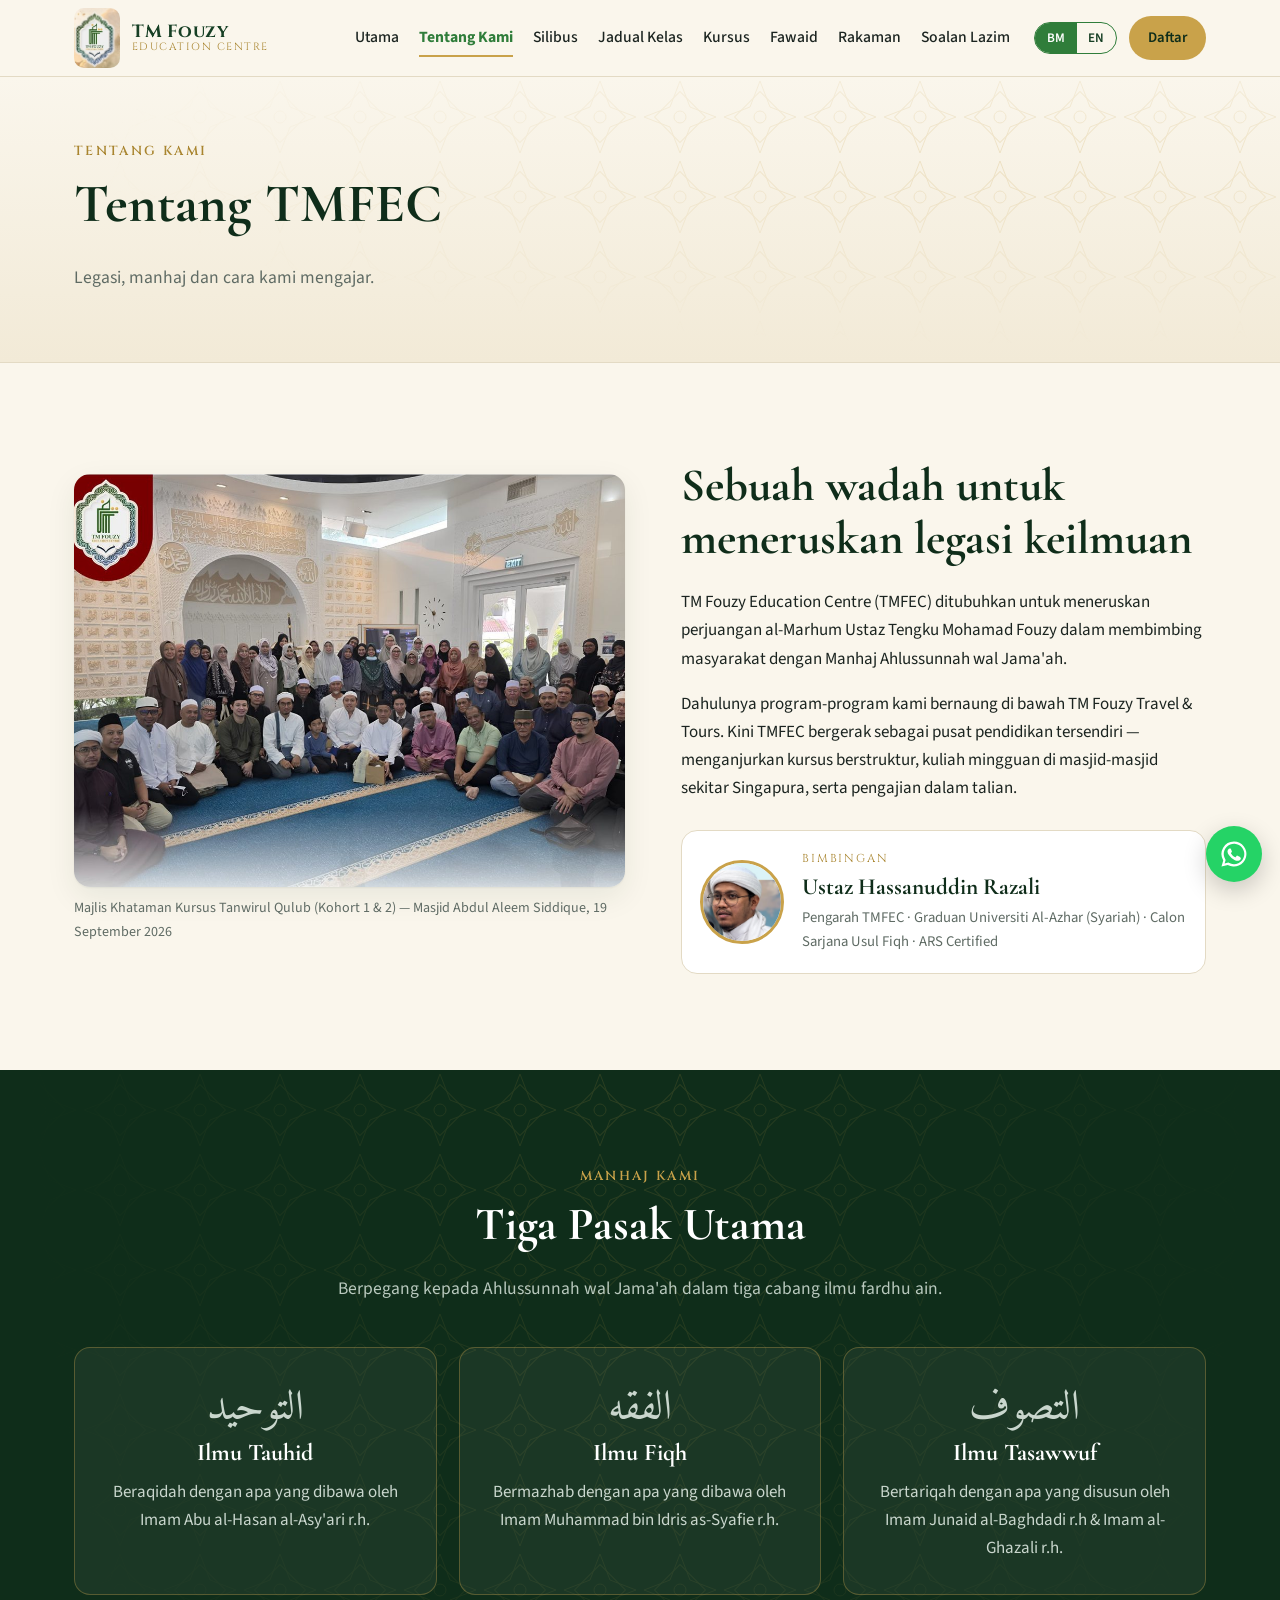
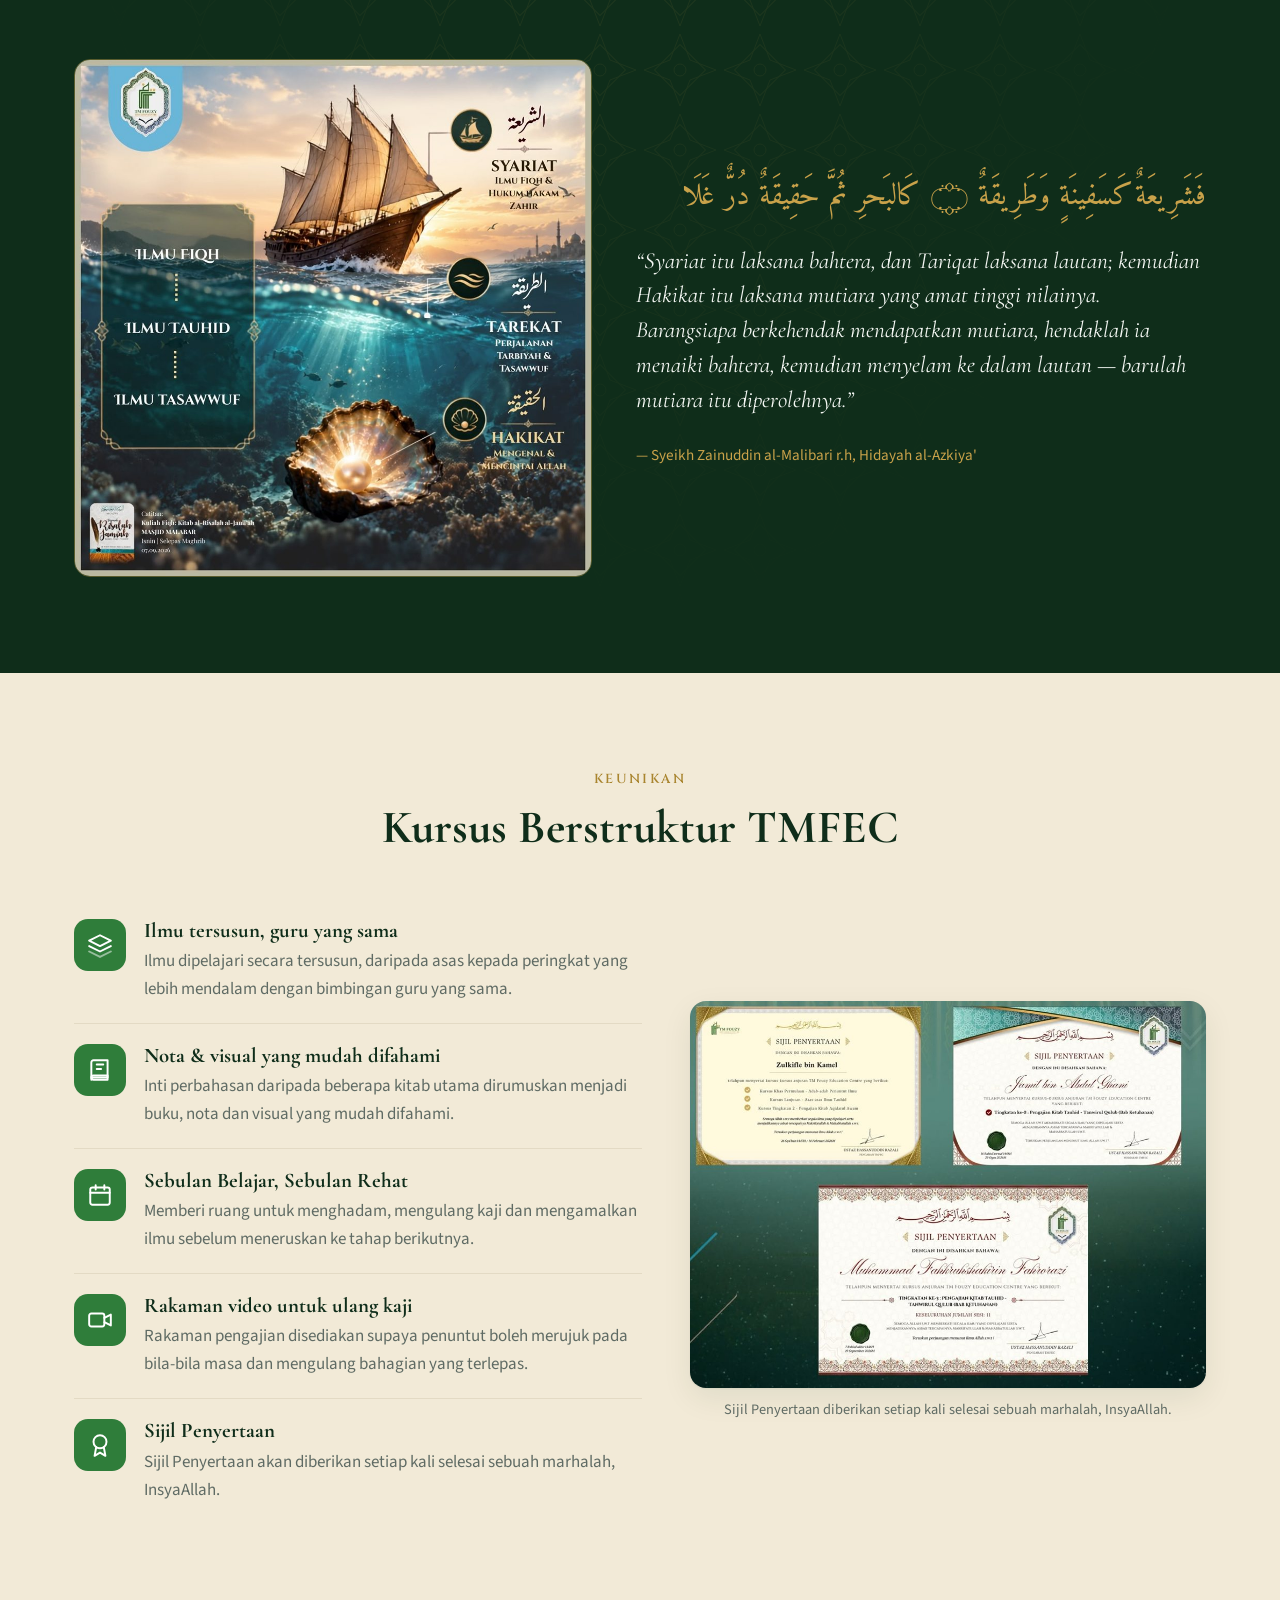
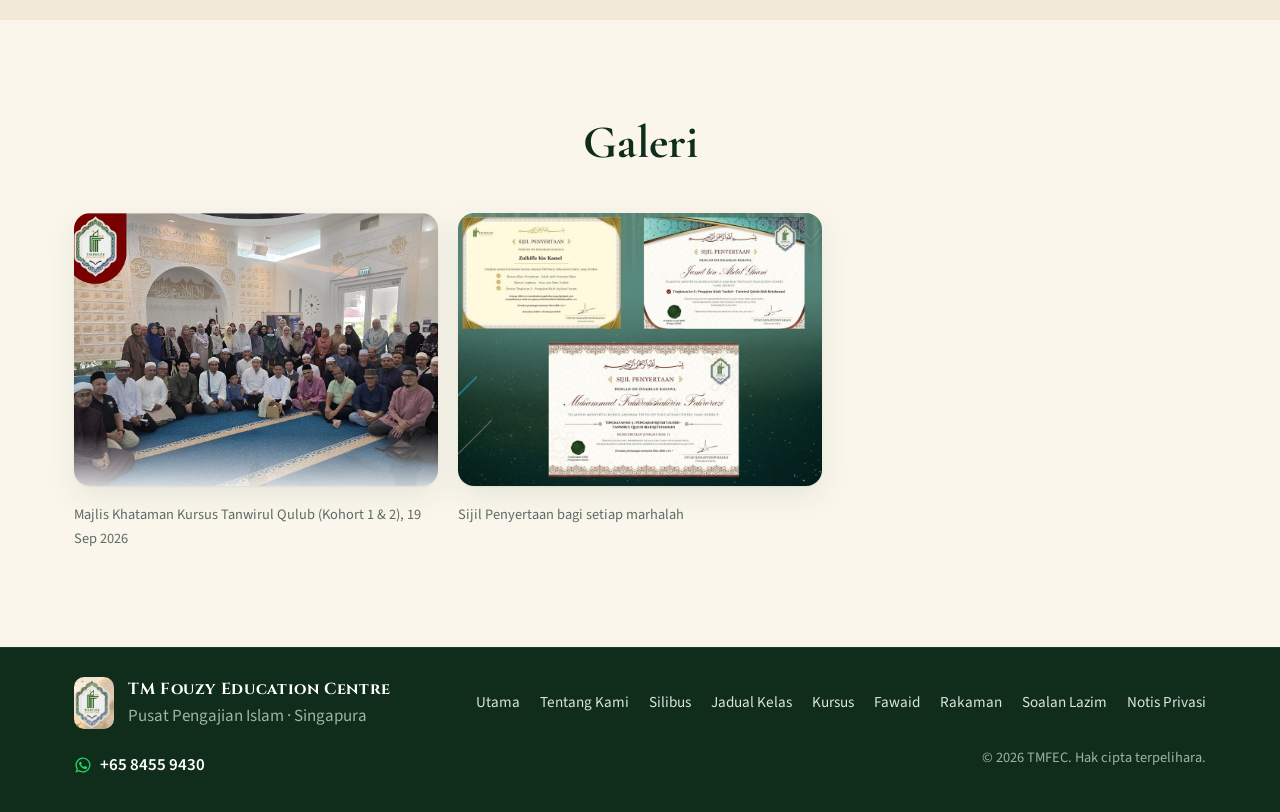
<file: about.html>
<!doctype html>
<html lang="ms">
<head>
<meta charset="utf-8">
<meta name="viewport" content="width=device-width, initial-scale=1">
<title>Tentang Kami | TM Fouzy Education Centre</title>
<meta name="description" content="Legasi al-Marhum Ustaz Tengku Mohamad Fouzy, manhaj Ahlussunnah wal Jama'ah dan keunikan kursus berstruktur TMFEC.">
<meta property="og:type" content="website">
<meta property="og:site_name" content="TM Fouzy Education Centre">
<meta property="og:title" content="TM Fouzy Education Centre (TMFEC)">
<meta property="og:description" content="Pusat pengajian Islam di Singapura: kelas dan kursus berstruktur dalam Ilmu Tauhid, Fiqh dan Tasawwuf.">
<meta property="og:image" content="https://tmfec.github.io/assets/og.jpg">
<meta property="og:image:width" content="1200">
<meta property="og:image:height" content="630">
<meta property="og:url" content="https://tmfec.github.io/">
<meta name="twitter:card" content="summary_large_image">
<link rel="icon" href="assets/logo.jpg">
<link rel="preconnect" href="https://fonts.googleapis.com">
<link rel="preconnect" href="https://fonts.gstatic.com" crossorigin>
<link href="https://fonts.googleapis.com/css2?family=Amiri:wght@400;700&family=Cinzel:wght@500;600;700&family=Cormorant+Garamond:ital,wght@0,500;0,600;0,700;1,500&family=Source+Sans+3:wght@400;500;600;700&display=swap" rel="stylesheet">
<link rel="stylesheet" href="styles.css?v=20261024g">
<link rel="stylesheet" href="pages.css?v=20261024g">
</head>
<body data-page="about">
<header class="site-header" id="siteHeader"></header>

<main>
<section class="page-hero">
  <div class="pattern" aria-hidden="true"></div>
  <div class="wrap">
    <p class="eyebrow" data-i18n="about.eyebrow"></p>
    <h1 data-i18n="about.page"></h1>
    <p class="sub" data-i18n="about.pageSub"></p>
  </div>
</section>

<section class="section">
  <div class="wrap about-grid">
    <div class="about-media">
      <img src="assets/community.jpg" alt="Majlis Khataman Kursus Tanwirul Qulub, Masjid Abdul Aleem Siddique" loading="lazy">
      <p class="caption" data-i18n="about.caption"></p>
    </div>
    <div class="about-copy">
      <h2 data-i18n="about.title"></h2>
      <p data-i18n="about.p1"></p>
      <p data-i18n="about.p2"></p>
      <div class="teacher">
        <img src="assets/ustaz.jpg" alt="Ustaz Hassanuddin Razali" loading="lazy">
        <div>
          <p class="teacher-label" data-i18n="about.teacherLabel"></p>
          <p class="teacher-name">Ustaz Hassanuddin Razali</p>
          <p class="teacher-desc" data-i18n="about.teacherDesc"></p>
        </div>
      </div>
    </div>
  </div>
</section>

<section class="section section-dark" id="pillars">
  <div class="pattern pattern-light" aria-hidden="true"></div>
  <div class="wrap">
    <div class="section-head center">
      <p class="eyebrow eyebrow-gold" data-i18n="pillars.eyebrow"></p>
      <h2 data-i18n="pillars.title"></h2>
      <p class="sub" data-i18n="pillars.sub"></p>
    </div>
    <div class="pillars">
      <article class="pillar"><p class="pillar-ar" lang="ar">التوحيد</p><h3 data-i18n="pillar.tauhid.title"></h3><p data-i18n="pillar.tauhid.desc"></p></article>
      <article class="pillar"><p class="pillar-ar" lang="ar">الفقه</p><h3 data-i18n="pillar.fiqh.title"></h3><p data-i18n="pillar.fiqh.desc"></p></article>
      <article class="pillar"><p class="pillar-ar" lang="ar">التصوف</p><h3 data-i18n="pillar.tasawwuf.title"></h3><p data-i18n="pillar.tasawwuf.desc"></p></article>
    </div>
    <div class="voyage">
      <img src="assets/pillars.jpg" alt="Syariat, Tarekat dan Hakikat — bahtera, lautan dan mutiara" loading="lazy">
      <blockquote>
        <p class="voyage-ar" lang="ar">فَشَرِيعَةٌ كَسَفِينَةٍ وَطَرِيقَةٌ ۝ كَالبَحرِ ثُمَّ حَقِيقَةٌ دُرٌّ غَلَا</p>
        <p class="voyage-tr" data-i18n="voyage.quote"></p>
        <cite data-i18n="voyage.cite"></cite>
      </blockquote>
    </div>
  </div>
</section>

<section class="section section-cream" id="why">
  <div class="wrap">
    <div class="section-head center">
      <p class="eyebrow" data-i18n="why.eyebrow"></p>
      <h2 data-i18n="why.title"></h2>
    </div>
    <div class="why-grid">
      <div class="why-list" id="whyList"></div>
      <figure class="why-media">
        <img src="assets/certificates.jpg" alt="Contoh Sijil Penyertaan TMFEC" loading="lazy">
        <figcaption data-i18n="why.caption"></figcaption>
      </figure>
    </div>
  </div>
</section>

<section class="section" id="gallery">
  <div class="wrap">
    <div class="section-head center"><h2 data-i18n="about.gallery"></h2></div>
    <div class="gallery" id="galleryList"></div>
  </div>
</section>

<section class="section section-cream" id="testimonialSection" hidden>
  <div class="wrap">
    <div class="section-head center"><h2 data-i18n="about.testimonials"></h2></div>
    <div class="testi-list" id="testimonialList"></div>
  </div>
</section>
</main>

<footer class="site-footer" id="siteFooter"></footer>
<script src="data.js?v=20261024g"></script>
<script src="i18n.js?v=20261024g"></script>
<script src="app.js?v=20261024g"></script>
</body>
</html>
</file>
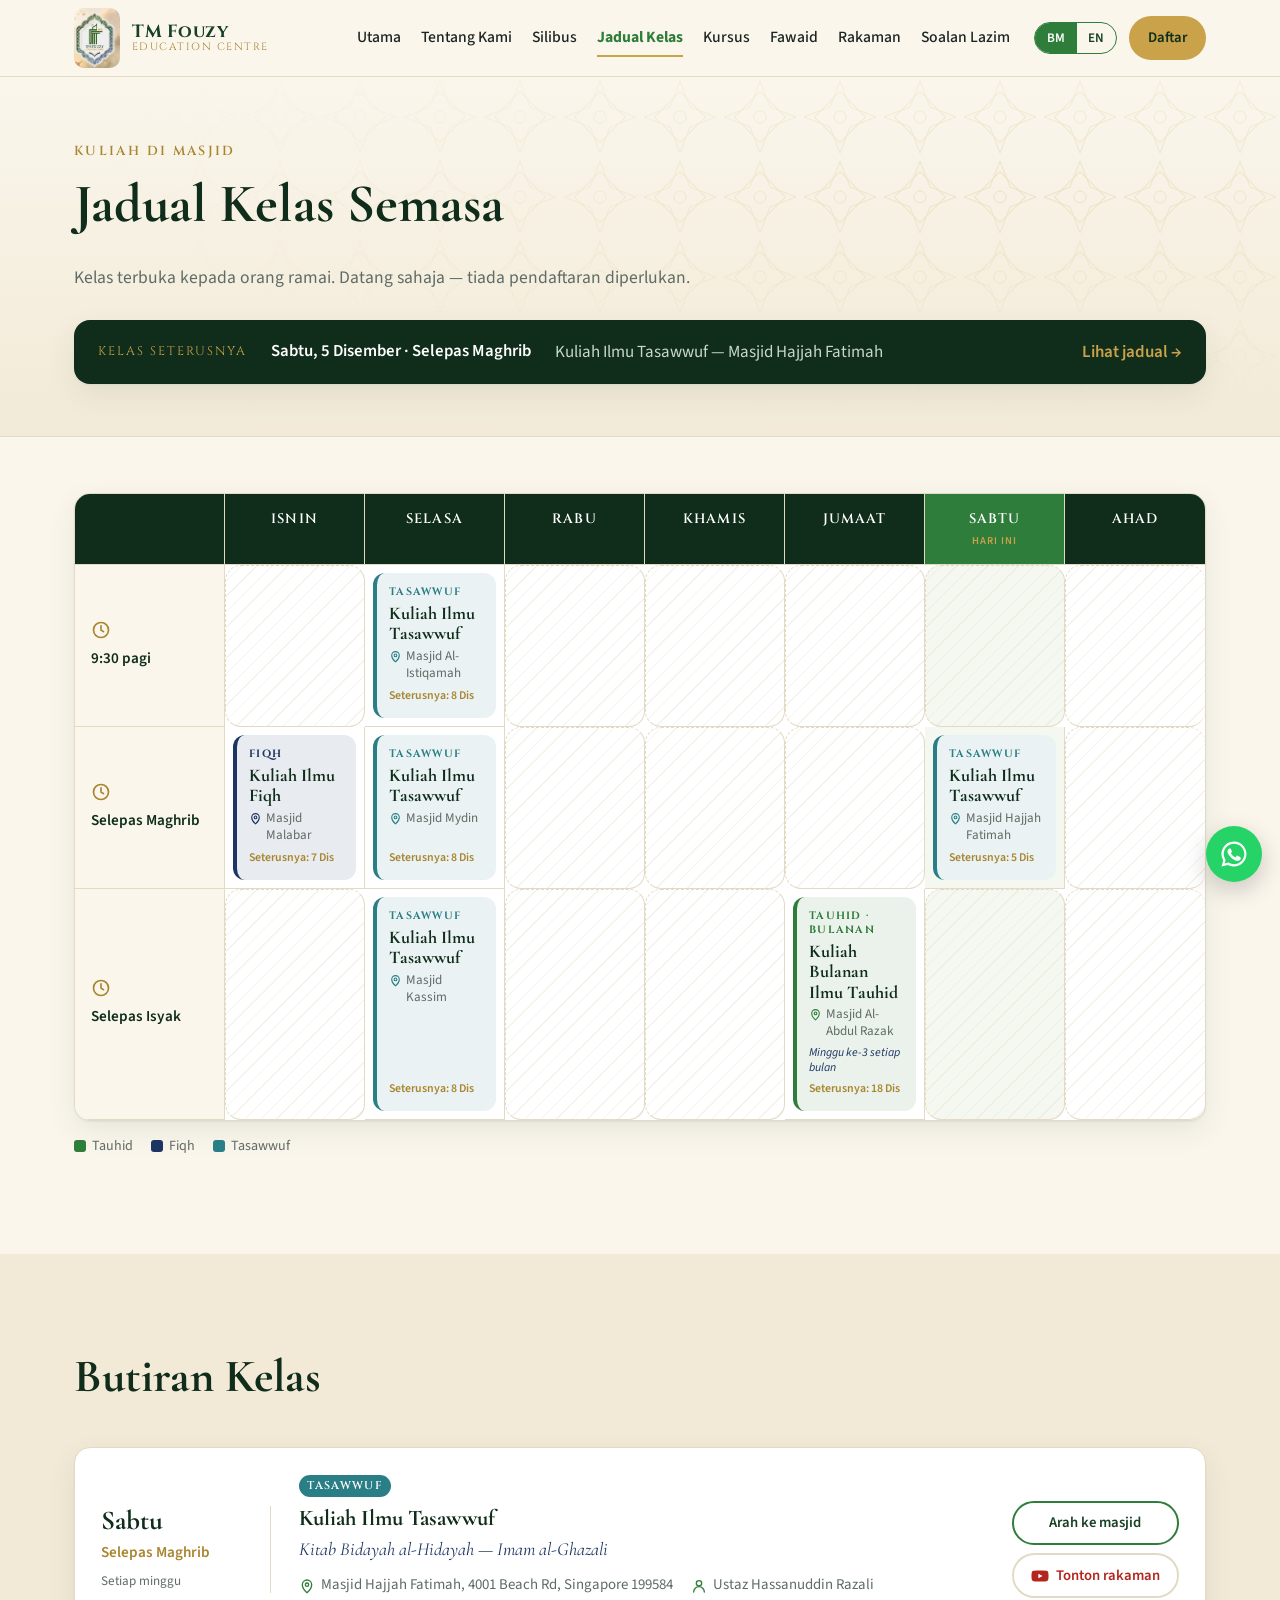
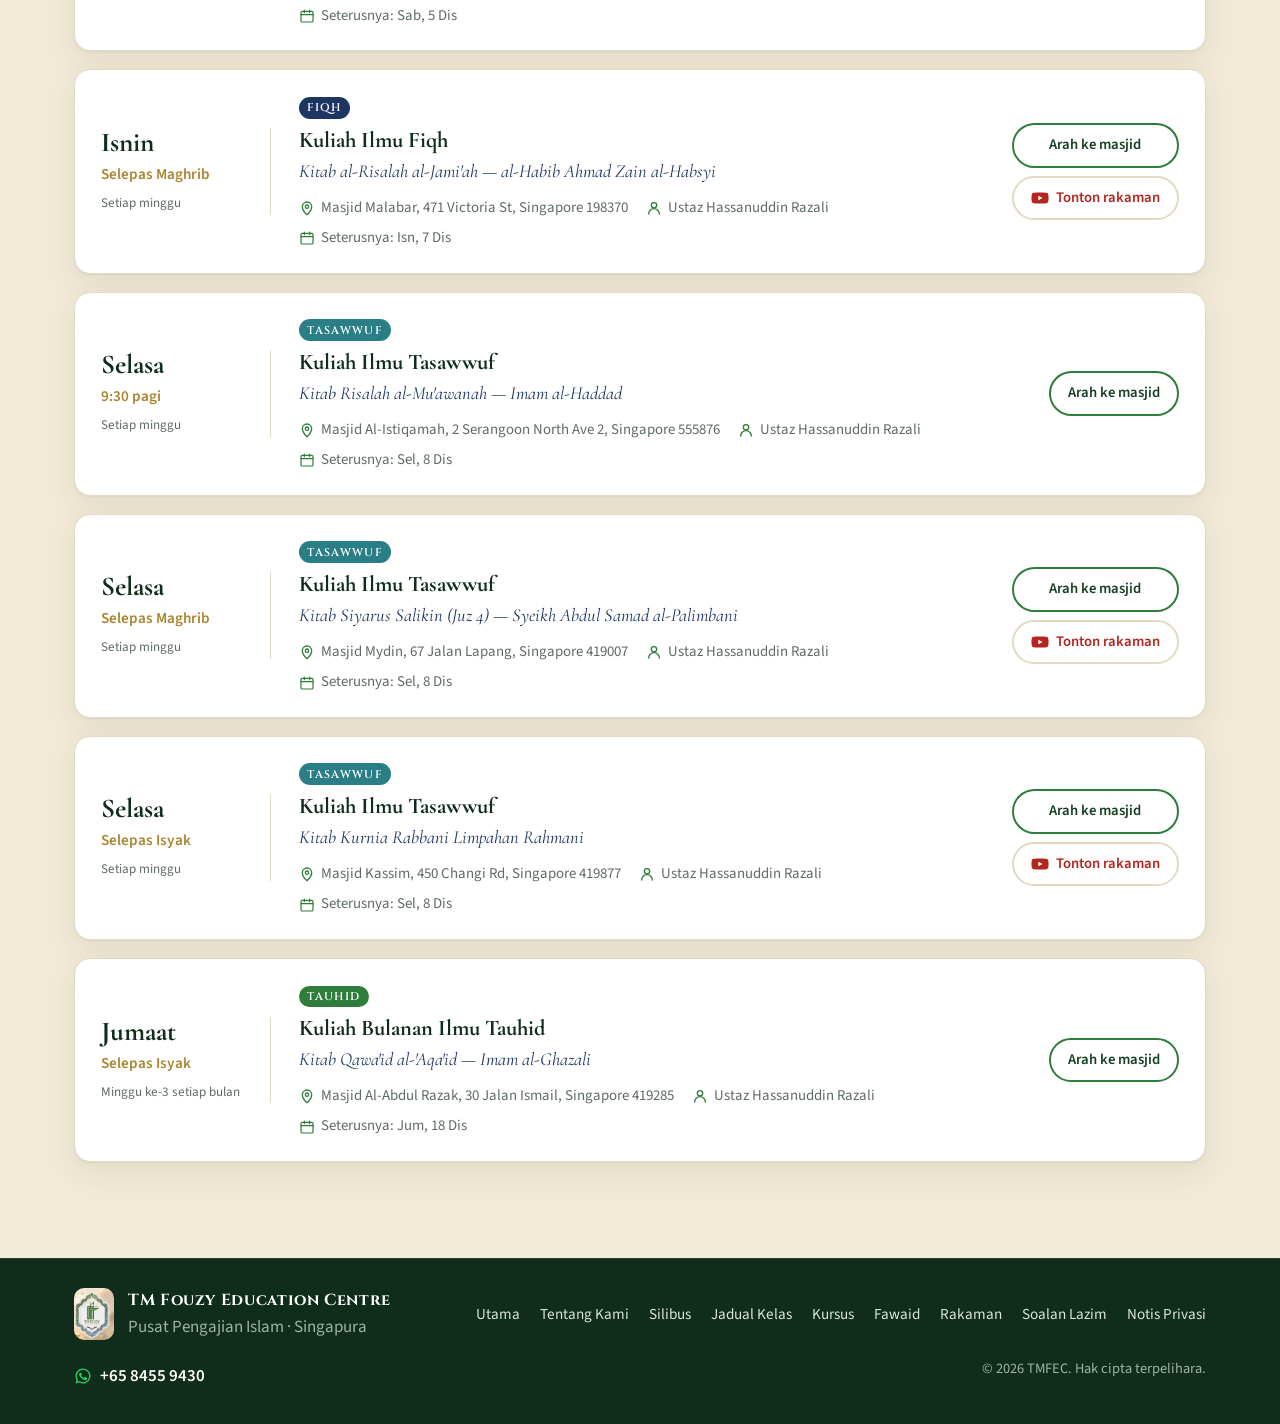
<file: classes.html>
<!doctype html>
<html lang="ms">
<head>
<meta charset="utf-8">
<meta name="viewport" content="width=device-width, initial-scale=1">
<title>Jadual Kelas | TM Fouzy Education Centre</title>
<meta name="description" content="Jadual kuliah mingguan dan bulanan TMFEC di masjid-masjid sekitar Singapura.">
<meta property="og:type" content="website">
<meta property="og:site_name" content="TM Fouzy Education Centre">
<meta property="og:title" content="TM Fouzy Education Centre (TMFEC)">
<meta property="og:description" content="Pusat pengajian Islam di Singapura: kelas dan kursus berstruktur dalam Ilmu Tauhid, Fiqh dan Tasawwuf.">
<meta property="og:image" content="https://tmfec.github.io/assets/og.jpg">
<meta property="og:image:width" content="1200">
<meta property="og:image:height" content="630">
<meta property="og:url" content="https://tmfec.github.io/">
<meta name="twitter:card" content="summary_large_image">
<link rel="icon" href="assets/logo.jpg">
<link rel="preconnect" href="https://fonts.googleapis.com">
<link rel="preconnect" href="https://fonts.gstatic.com" crossorigin>
<link href="https://fonts.googleapis.com/css2?family=Amiri:wght@400;700&family=Cinzel:wght@500;600;700&family=Cormorant+Garamond:ital,wght@0,500;0,600;0,700;1,500&family=Source+Sans+3:wght@400;500;600;700&display=swap" rel="stylesheet">
<link rel="stylesheet" href="styles.css?v=20261024g">
<link rel="stylesheet" href="pages.css?v=20261024g">
</head>
<body data-page="classes">
<header class="site-header" id="siteHeader"></header>

<main>
<section class="page-hero">
  <div class="pattern" aria-hidden="true"></div>
  <div class="wrap">
    <p class="eyebrow" data-i18n="classes.eyebrow"></p>
    <h1 data-i18n="classes.title"></h1>
    <p class="sub" data-i18n="classes.sub"></p>
    <div class="next-bar" id="nextBar" hidden></div>
  </div>
</section>

<section class="section section-tight">
  <div class="wrap">
    <div id="timetable"></div>
  </div>
</section>

<section class="section section-cream">
  <div class="wrap">
    <div class="section-head"><h2 data-i18n="classes.detail"></h2></div>
    <div class="class-list" id="classList"></div>
  </div>
</section>
</main>

<footer class="site-footer" id="siteFooter"></footer>
<script src="data.js?v=20261024g"></script>
<script src="i18n.js?v=20261024g"></script>
<script src="app.js?v=20261024g"></script>
</body>
</html>
</file>
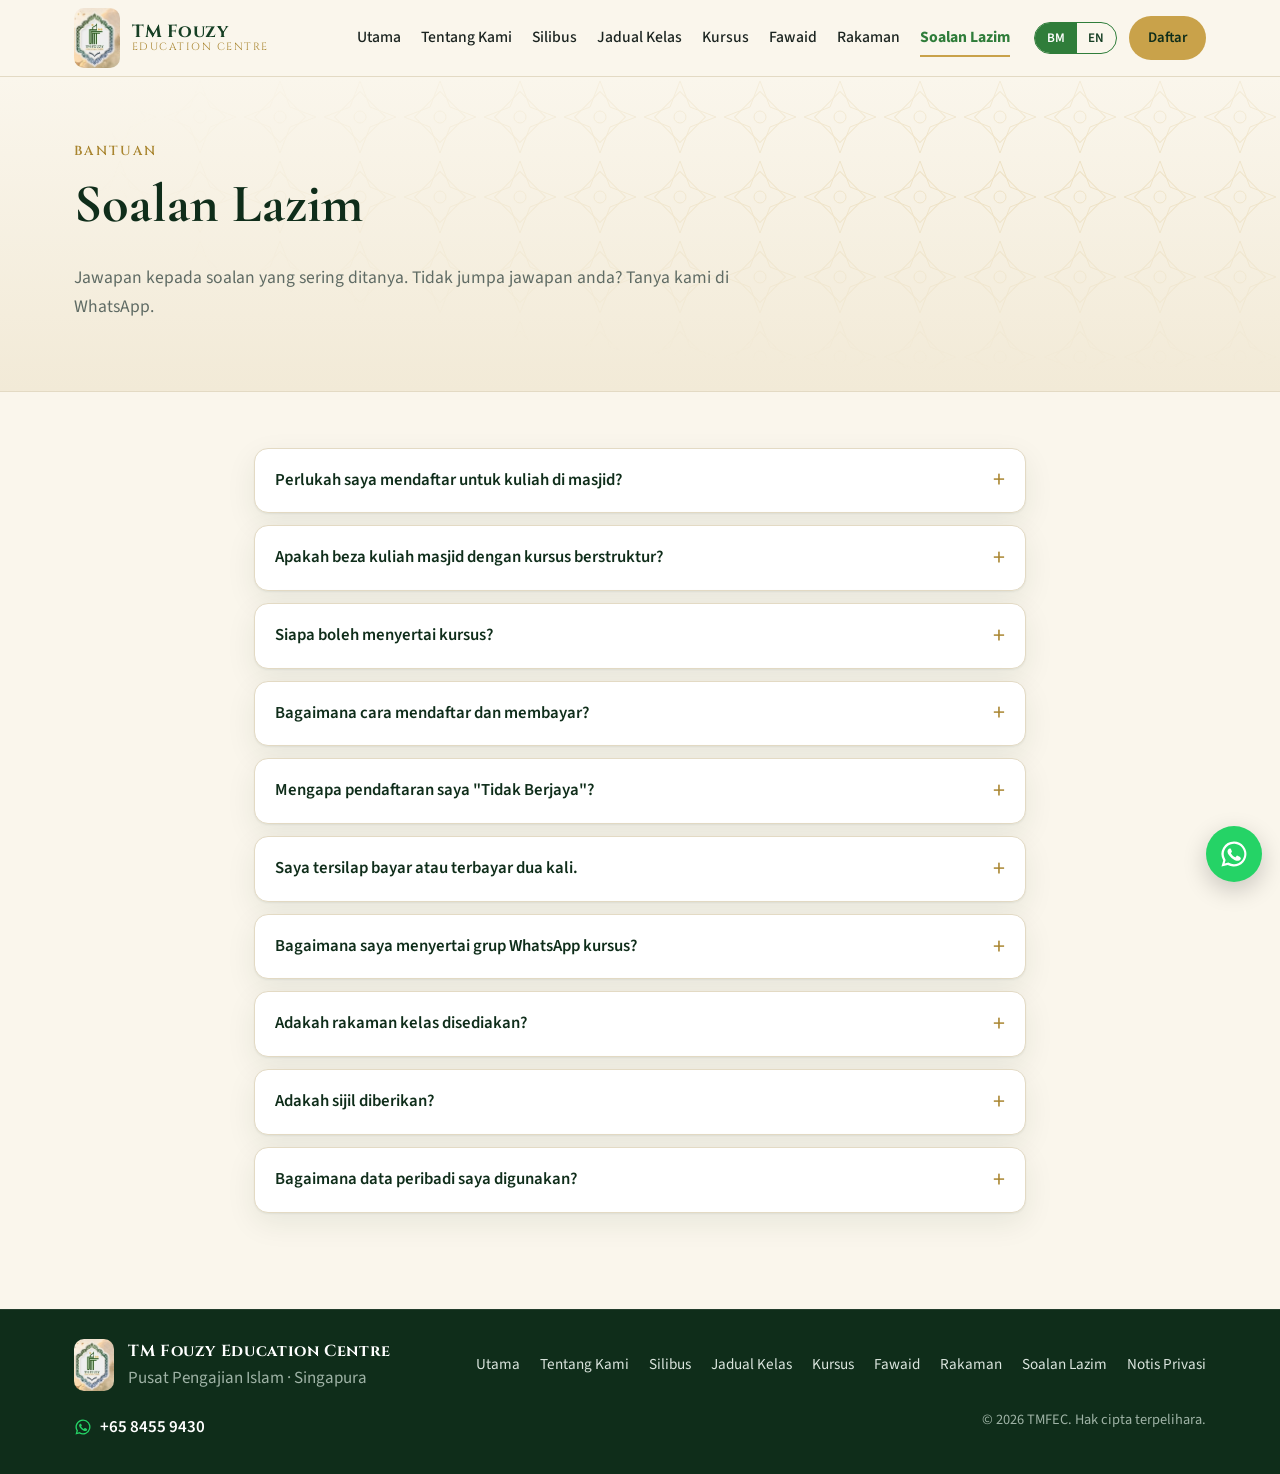
<file: faq.html>
<!doctype html>
<html lang="ms">
<head>
<meta charset="utf-8">
<meta name="viewport" content="width=device-width, initial-scale=1">
<title>Soalan Lazim | TM Fouzy Education Centre</title>
<meta name="description" content="Soalan lazim tentang kelas, kursus, pendaftaran dan bayaran TMFEC.">
<meta property="og:type" content="website">
<meta property="og:site_name" content="TM Fouzy Education Centre">
<meta property="og:title" content="TM Fouzy Education Centre (TMFEC)">
<meta property="og:description" content="Pusat pengajian Islam di Singapura: kelas dan kursus berstruktur dalam Ilmu Tauhid, Fiqh dan Tasawwuf.">
<meta property="og:image" content="https://tmfec.github.io/assets/og.jpg">
<meta property="og:image:width" content="1200">
<meta property="og:image:height" content="630">
<meta property="og:url" content="https://tmfec.github.io/">
<meta name="twitter:card" content="summary_large_image">
<link rel="icon" href="assets/logo.jpg">
<link rel="preconnect" href="https://fonts.googleapis.com">
<link rel="preconnect" href="https://fonts.gstatic.com" crossorigin>
<link href="https://fonts.googleapis.com/css2?family=Amiri:wght@400;700&family=Cinzel:wght@500;600;700&family=Cormorant+Garamond:ital,wght@0,500;0,600;0,700;1,500&family=Source+Sans+3:wght@400;500;600;700&display=swap" rel="stylesheet">
<link rel="stylesheet" href="styles.css?v=20261024g">
<link rel="stylesheet" href="pages.css?v=20261024g">
</head>
<body data-page="faq">
<header class="site-header" id="siteHeader"></header>

<main>
<section class="page-hero">
  <div class="pattern" aria-hidden="true"></div>
  <div class="wrap">
    <p class="eyebrow" data-i18n="faq.eyebrow"></p>
    <h1 data-i18n="faq.title"></h1>
    <p class="sub" data-i18n="faq.sub"></p>
  </div>
</section>

<section class="section section-tight">
  <div class="wrap narrow">
    <div class="faq-list" id="faqList"></div>
  </div>
</section>
</main>

<footer class="site-footer" id="siteFooter"></footer>
<script src="data.js?v=20261024g"></script>
<script src="i18n.js?v=20261024g"></script>
<script src="app.js?v=20261024g"></script>
</body>
</html>
</file>
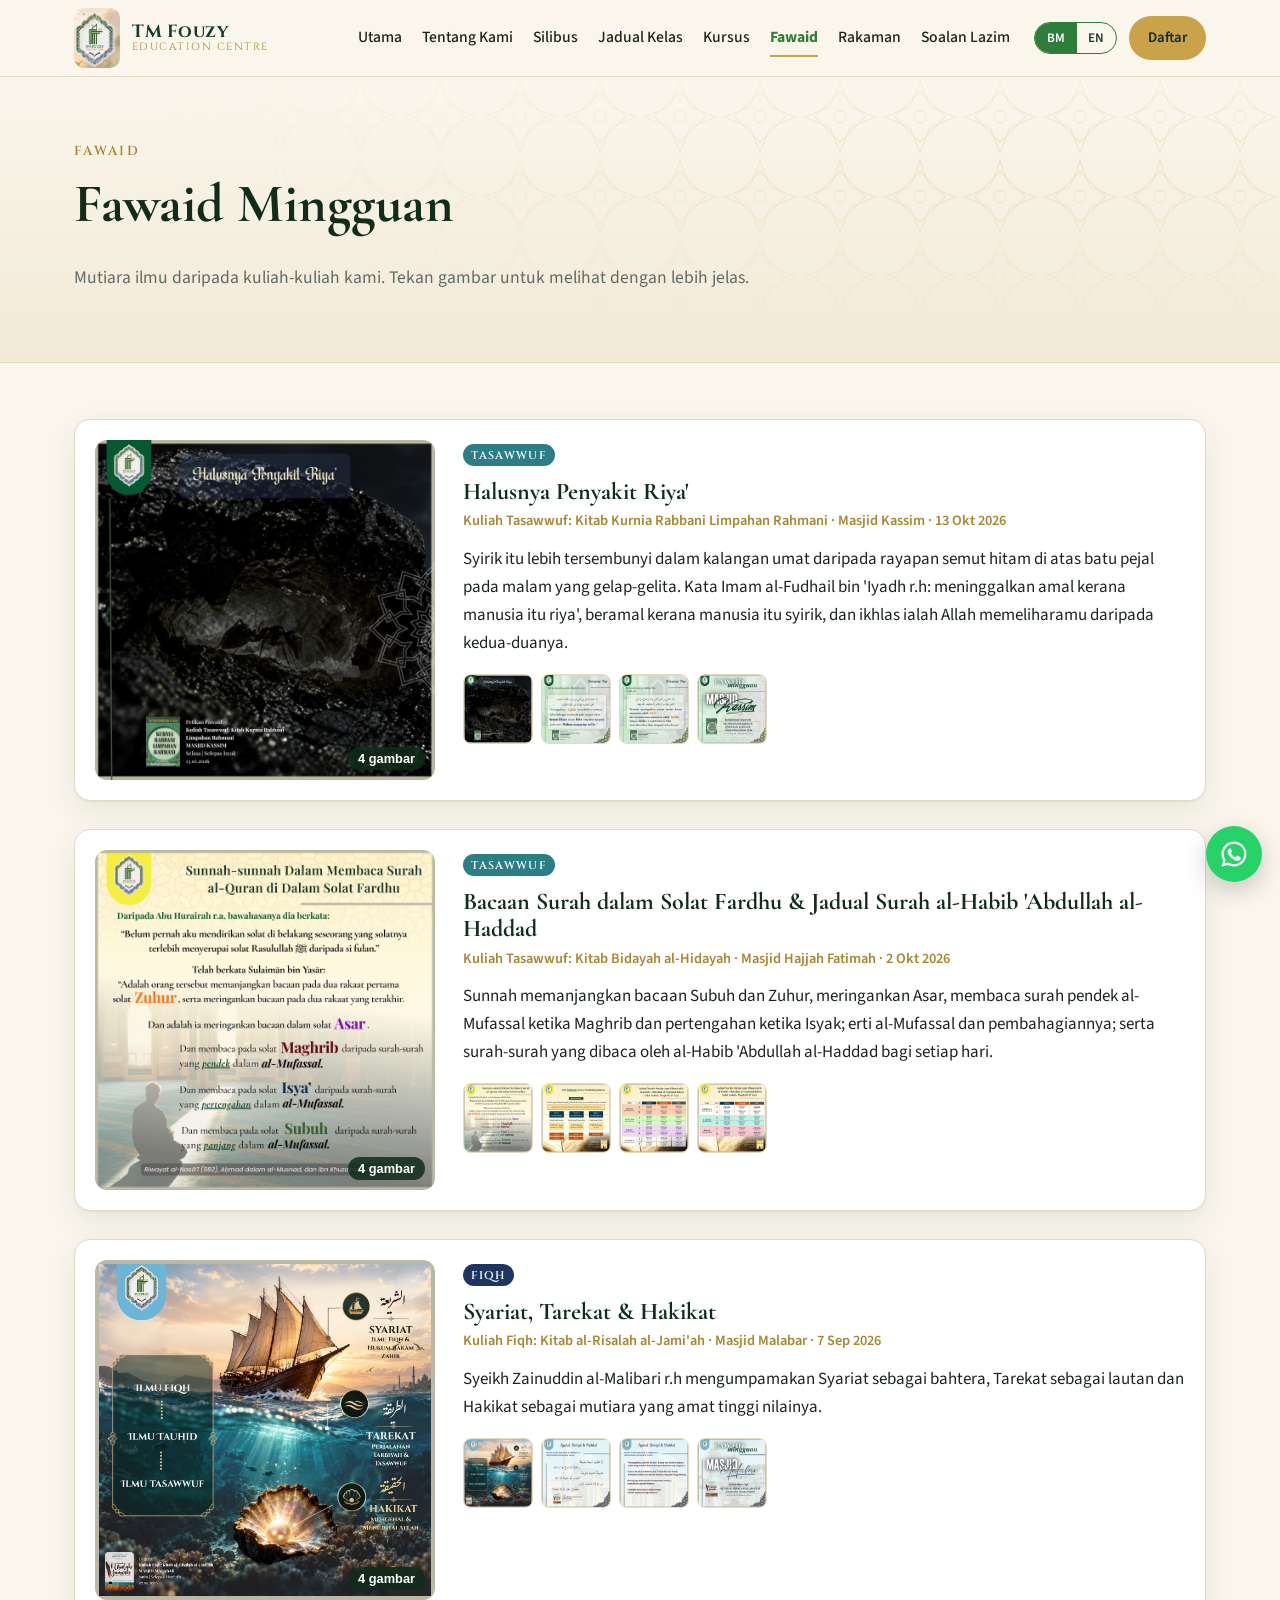
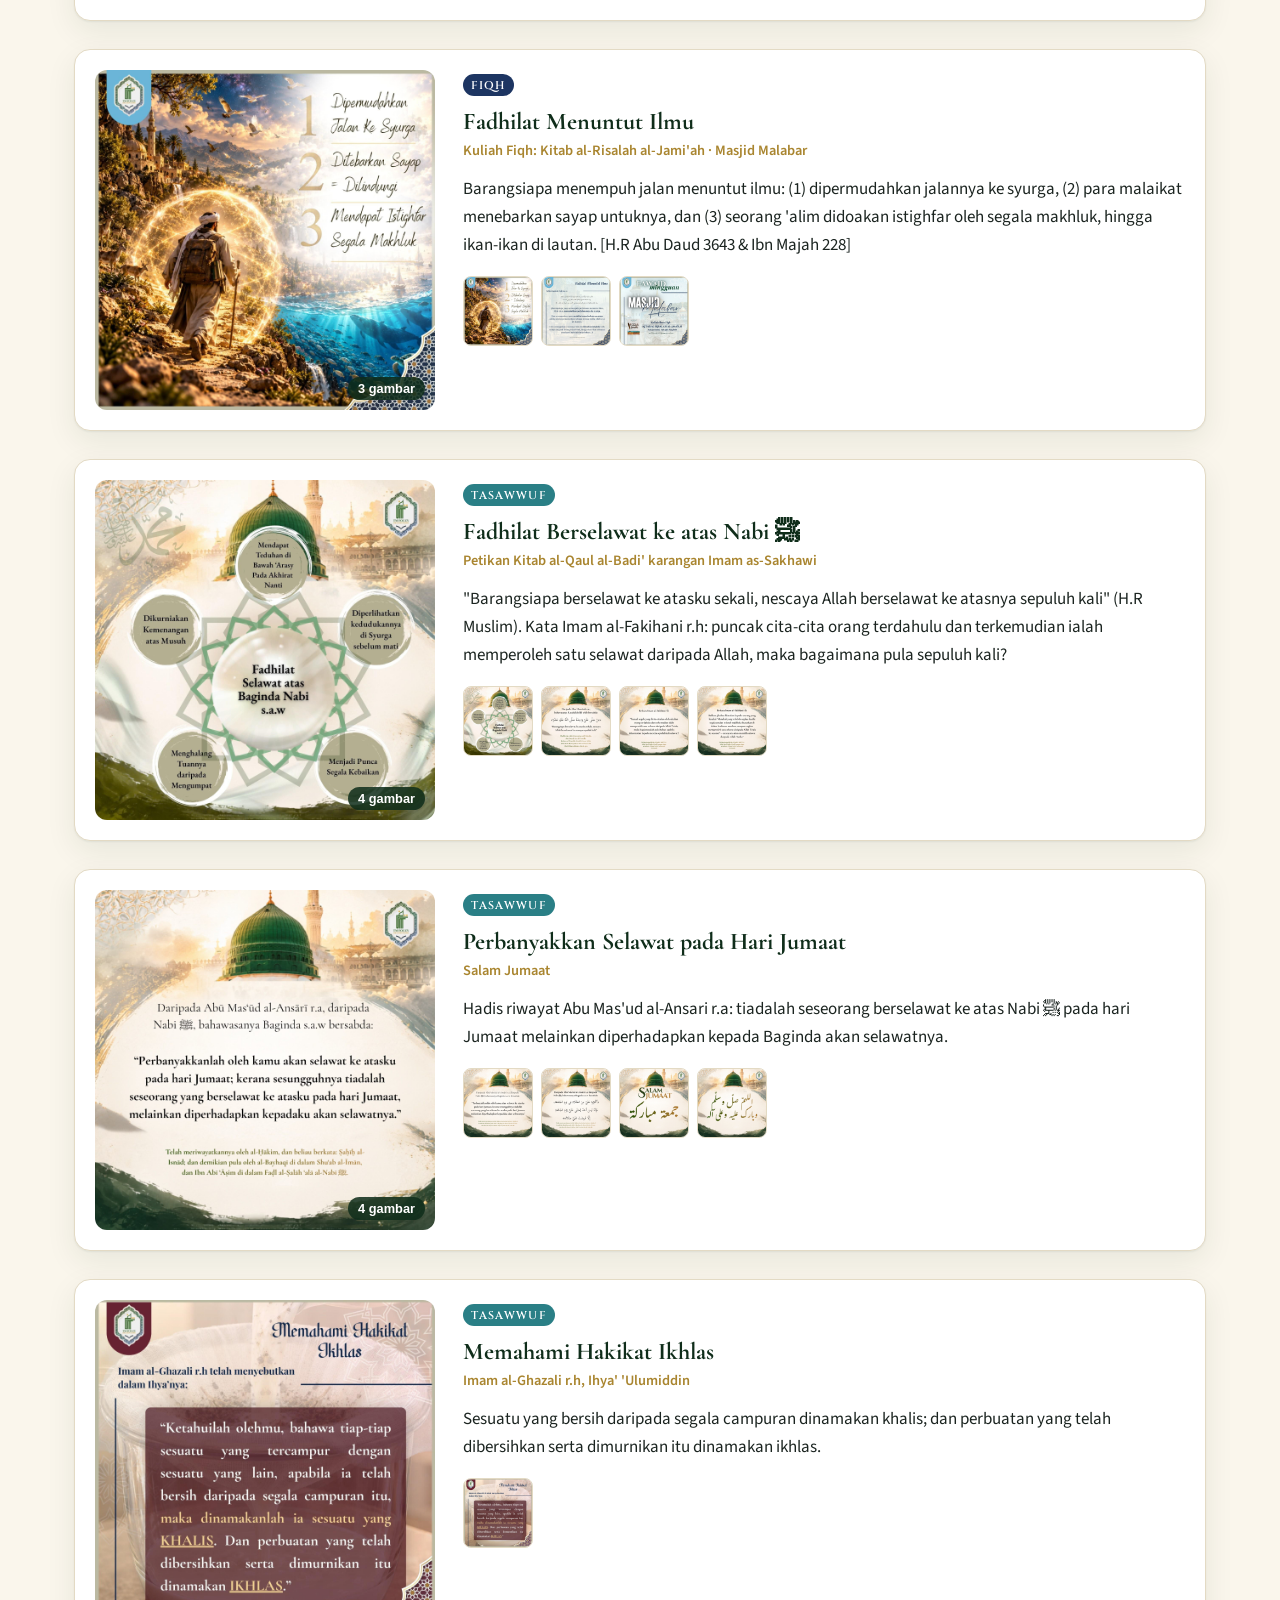
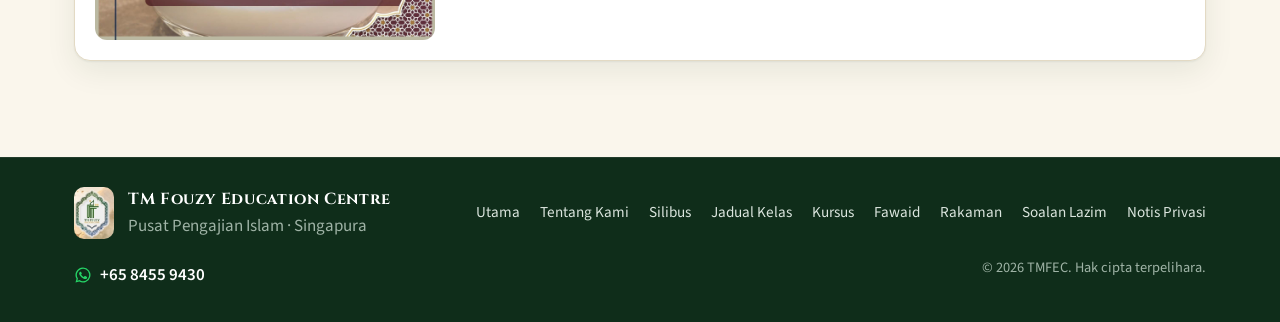
<file: fawaid.html>
<!doctype html>
<html lang="ms">
<head>
<meta charset="utf-8">
<meta name="viewport" content="width=device-width, initial-scale=1">
<title>Fawaid | TM Fouzy Education Centre</title>
<meta name="description" content="Fawaid mingguan daripada kuliah-kuliah TMFEC — mutiara ilmu Tauhid, Fiqh dan Tasawwuf.">
<meta property="og:type" content="website">
<meta property="og:site_name" content="TM Fouzy Education Centre">
<meta property="og:title" content="TM Fouzy Education Centre (TMFEC)">
<meta property="og:description" content="Pusat pengajian Islam di Singapura: kelas dan kursus berstruktur dalam Ilmu Tauhid, Fiqh dan Tasawwuf.">
<meta property="og:image" content="https://tmfec.github.io/assets/og.jpg">
<meta property="og:image:width" content="1200">
<meta property="og:image:height" content="630">
<meta property="og:url" content="https://tmfec.github.io/">
<meta name="twitter:card" content="summary_large_image">
<link rel="icon" href="assets/logo.jpg">
<link rel="preconnect" href="https://fonts.googleapis.com">
<link rel="preconnect" href="https://fonts.gstatic.com" crossorigin>
<link href="https://fonts.googleapis.com/css2?family=Amiri:wght@400;700&family=Cinzel:wght@500;600;700&family=Cormorant+Garamond:ital,wght@0,500;0,600;0,700;1,500&family=Source+Sans+3:wght@400;500;600;700&display=swap" rel="stylesheet">
<link rel="stylesheet" href="styles.css?v=20261024g">
<link rel="stylesheet" href="pages.css?v=20261024g">
</head>
<body data-page="fawaid">
<header class="site-header" id="siteHeader"></header>

<main>
<section class="page-hero">
  <div class="pattern" aria-hidden="true"></div>
  <div class="wrap">
    <p class="eyebrow" data-i18n="fawaid.eyebrow"></p>
    <h1 data-i18n="fawaid.title"></h1>
    <p class="sub" data-i18n="fawaid.sub"></p>
  </div>
</section>

<section class="section section-tight">
  <div class="wrap">
    <div class="fawaid-list" id="fawaidList"></div>
  </div>
</section>
</main>

<footer class="site-footer" id="siteFooter"></footer>
<script src="data.js?v=20261024g"></script>
<script src="i18n.js?v=20261024g"></script>
<script src="app.js?v=20261024g"></script>
</body>
</html>
</file>
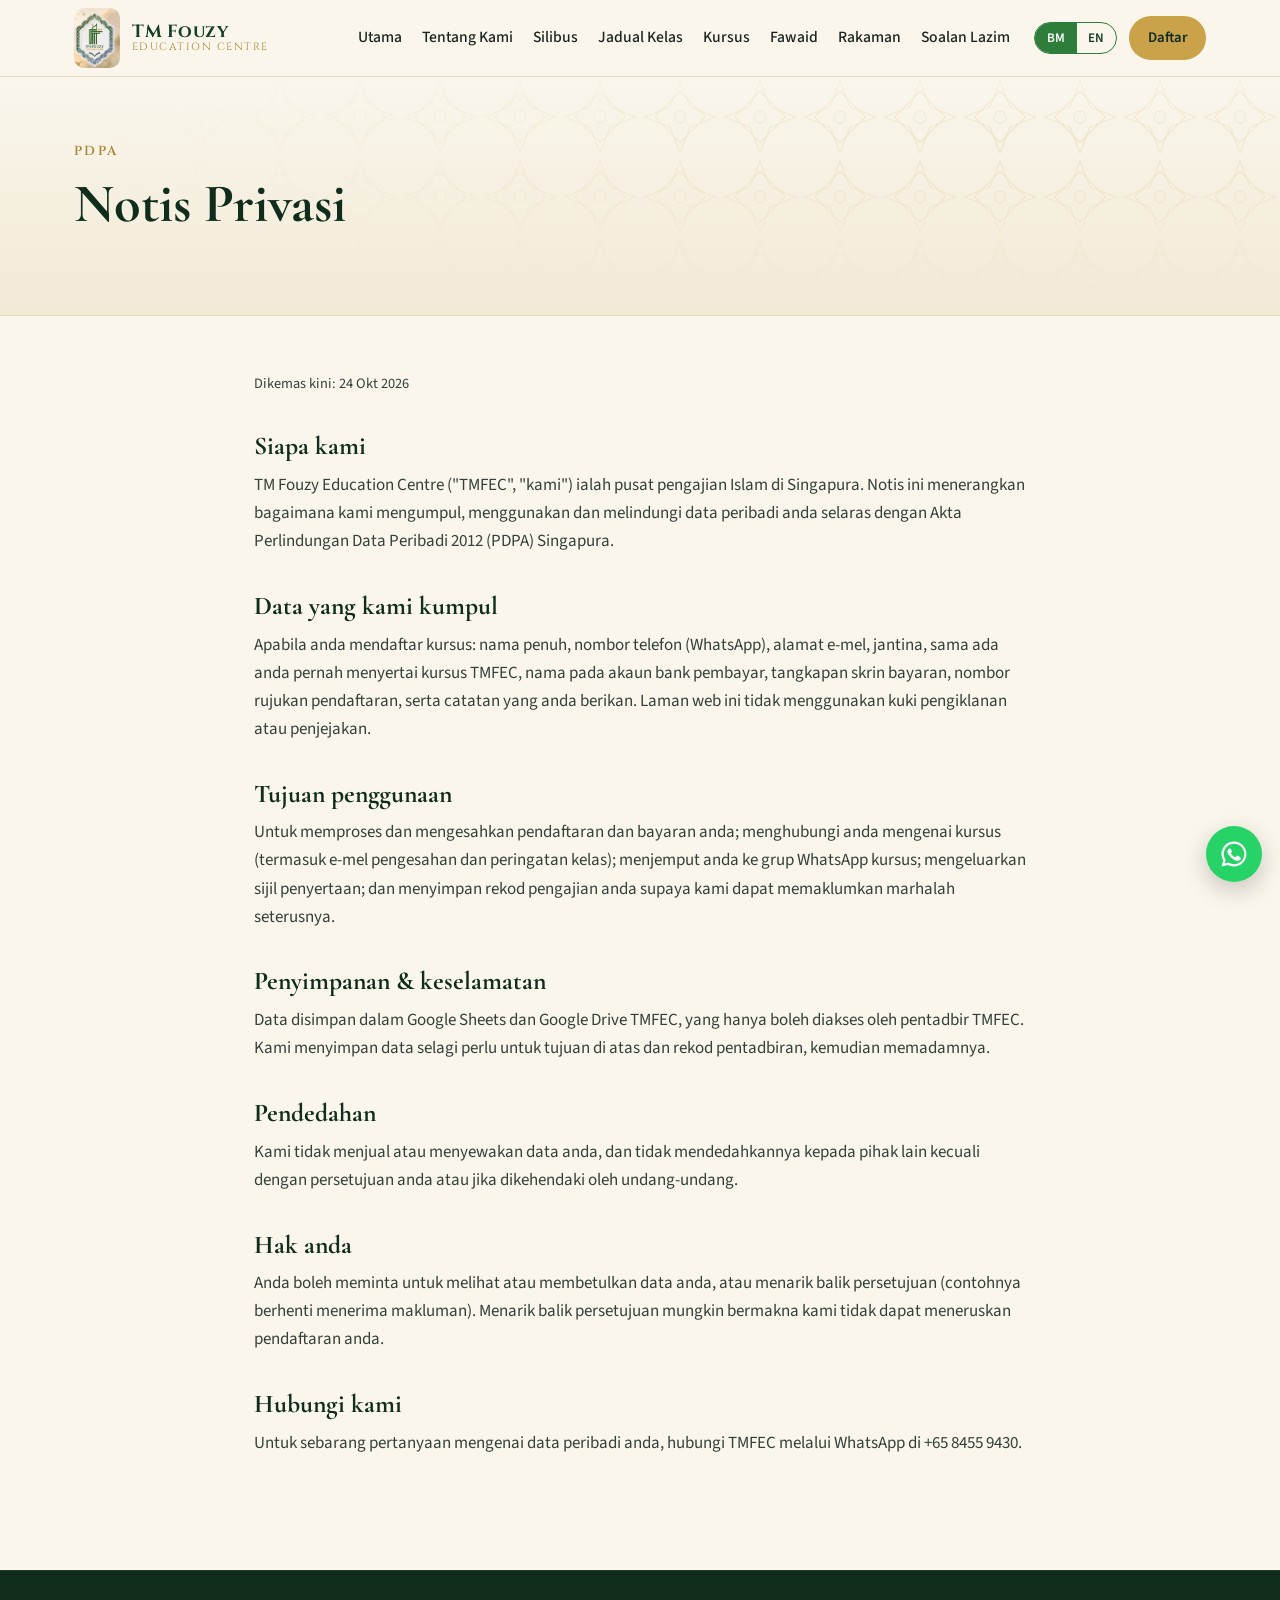
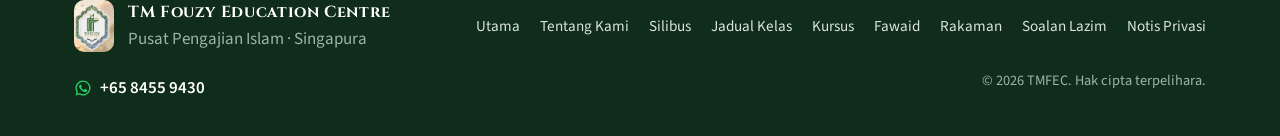
<file: privacy.html>
<!doctype html>
<html lang="ms">
<head>
<meta charset="utf-8">
<meta name="viewport" content="width=device-width, initial-scale=1">
<title>Notis Privasi | TM Fouzy Education Centre</title>
<meta name="description" content="Notis privasi TMFEC (PDPA): data yang dikumpul, tujuan dan hak anda.">
<meta property="og:type" content="website">
<meta property="og:site_name" content="TM Fouzy Education Centre">
<meta property="og:title" content="TM Fouzy Education Centre (TMFEC)">
<meta property="og:description" content="Pusat pengajian Islam di Singapura: kelas dan kursus berstruktur dalam Ilmu Tauhid, Fiqh dan Tasawwuf.">
<meta property="og:image" content="https://tmfec.github.io/assets/og.jpg">
<meta property="og:image:width" content="1200">
<meta property="og:image:height" content="630">
<meta property="og:url" content="https://tmfec.github.io/">
<meta name="twitter:card" content="summary_large_image">
<link rel="icon" href="assets/logo.jpg">
<link rel="preconnect" href="https://fonts.googleapis.com">
<link rel="preconnect" href="https://fonts.gstatic.com" crossorigin>
<link href="https://fonts.googleapis.com/css2?family=Amiri:wght@400;700&family=Cinzel:wght@500;600;700&family=Cormorant+Garamond:ital,wght@0,500;0,600;0,700;1,500&family=Source+Sans+3:wght@400;500;600;700&display=swap" rel="stylesheet">
<link rel="stylesheet" href="styles.css?v=20261024g">
<link rel="stylesheet" href="pages.css?v=20261024g">
</head>
<body data-page="privacy">
<header class="site-header" id="siteHeader"></header>

<main>
<section class="page-hero">
  <div class="pattern" aria-hidden="true"></div>
  <div class="wrap">
    <p class="eyebrow" data-i18n="privacy.eyebrow"></p>
    <h1 data-i18n="privacy.title"></h1>
  </div>
</section>

<section class="section section-tight">
  <div class="wrap narrow prose" id="privacyBody"></div>
</section>
</main>

<footer class="site-footer" id="siteFooter"></footer>
<script src="data.js?v=20261024g"></script>
<script src="i18n.js?v=20261024g"></script>
<script src="app.js?v=20261024g"></script>
</body>
</html>
</file>
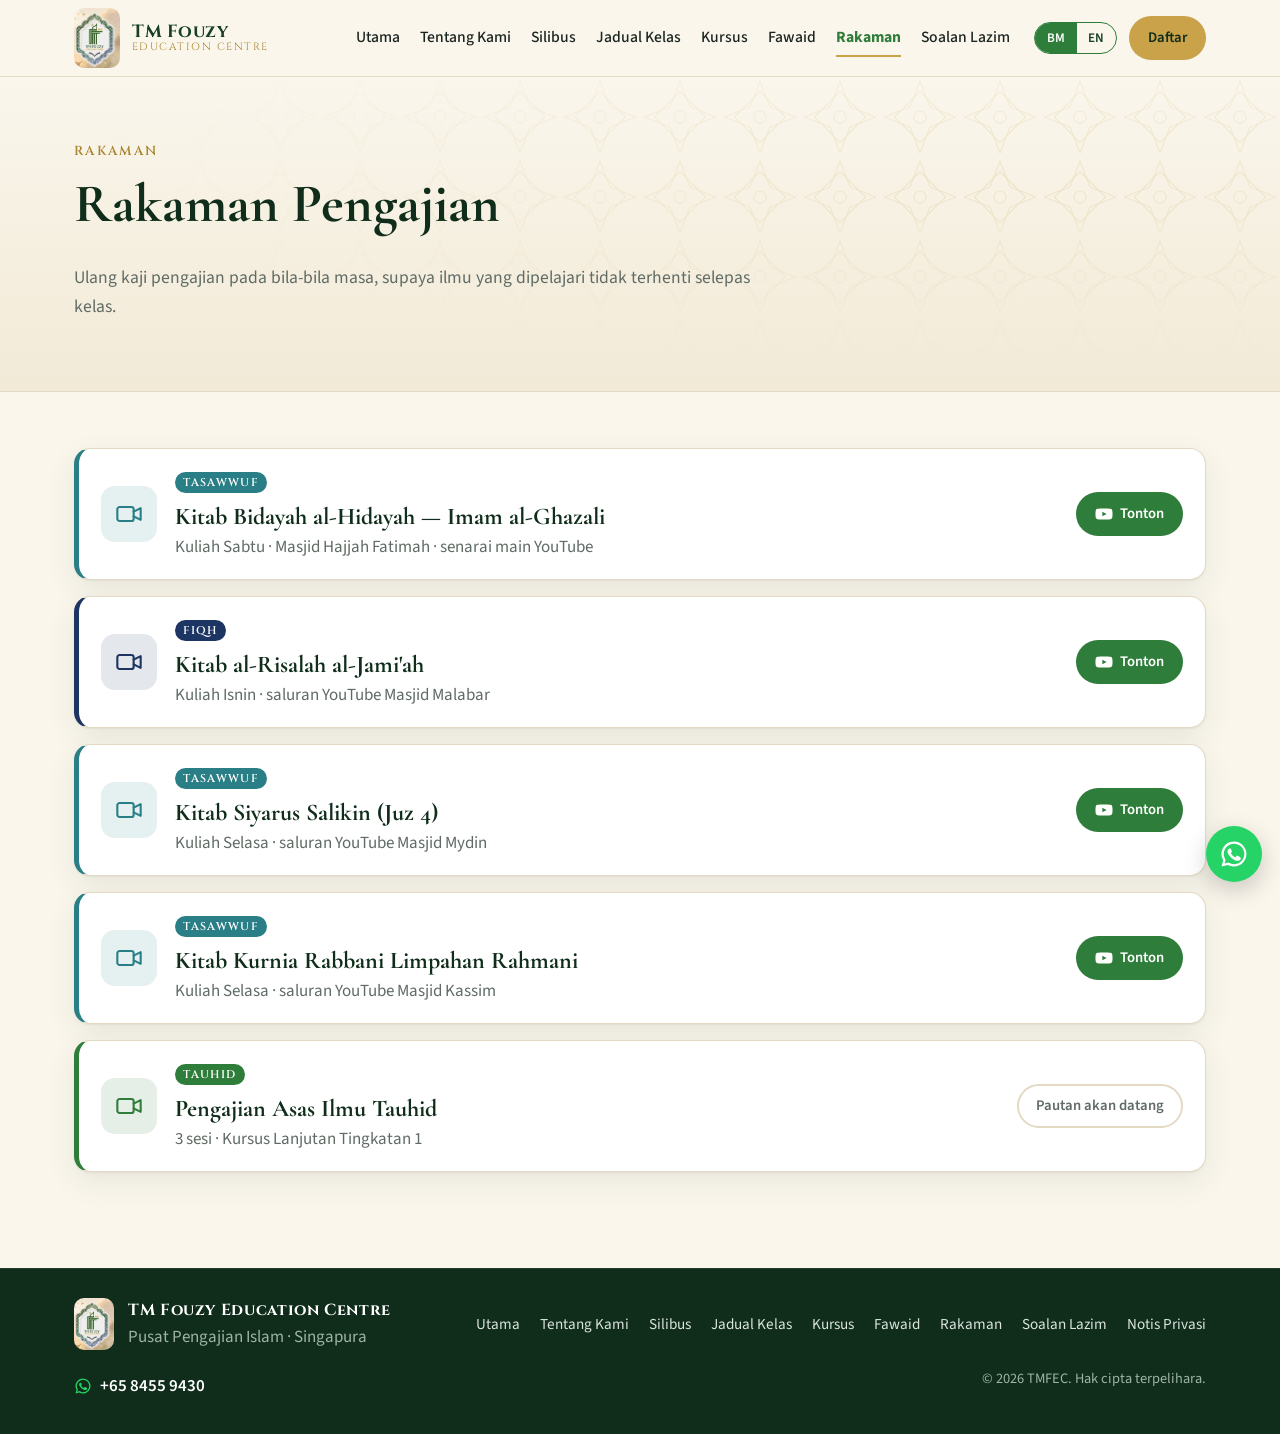
<file: rakaman.html>
<!doctype html>
<html lang="ms">
<head>
<meta charset="utf-8">
<meta name="viewport" content="width=device-width, initial-scale=1">
<title>Rakaman | TM Fouzy Education Centre</title>
<meta name="description" content="Rakaman pengajian kursus TMFEC untuk ulang kaji.">
<meta property="og:type" content="website">
<meta property="og:site_name" content="TM Fouzy Education Centre">
<meta property="og:title" content="TM Fouzy Education Centre (TMFEC)">
<meta property="og:description" content="Pusat pengajian Islam di Singapura: kelas dan kursus berstruktur dalam Ilmu Tauhid, Fiqh dan Tasawwuf.">
<meta property="og:image" content="https://tmfec.github.io/assets/og.jpg">
<meta property="og:image:width" content="1200">
<meta property="og:image:height" content="630">
<meta property="og:url" content="https://tmfec.github.io/">
<meta name="twitter:card" content="summary_large_image">
<link rel="icon" href="assets/logo.jpg">
<link rel="preconnect" href="https://fonts.googleapis.com">
<link rel="preconnect" href="https://fonts.gstatic.com" crossorigin>
<link href="https://fonts.googleapis.com/css2?family=Amiri:wght@400;700&family=Cinzel:wght@500;600;700&family=Cormorant+Garamond:ital,wght@0,500;0,600;0,700;1,500&family=Source+Sans+3:wght@400;500;600;700&display=swap" rel="stylesheet">
<link rel="stylesheet" href="styles.css?v=20261024g">
<link rel="stylesheet" href="pages.css?v=20261024g">
</head>
<body data-page="rakaman">
<header class="site-header" id="siteHeader"></header>

<main>
<section class="page-hero">
  <div class="pattern" aria-hidden="true"></div>
  <div class="wrap">
    <p class="eyebrow" data-i18n="rec.eyebrow"></p>
    <h1 data-i18n="rec.title"></h1>
    <p class="sub" data-i18n="rec.sub"></p>
    <p id="recChannel"></p>
  </div>
</section>

<section class="section section-tight">
  <div class="wrap">
    <div class="rec-list" id="recList"></div>
  </div>
</section>
</main>

<footer class="site-footer" id="siteFooter"></footer>
<script src="data.js?v=20261024g"></script>
<script src="i18n.js?v=20261024g"></script>
<script src="app.js?v=20261024g"></script>
</body>
</html>
</file>
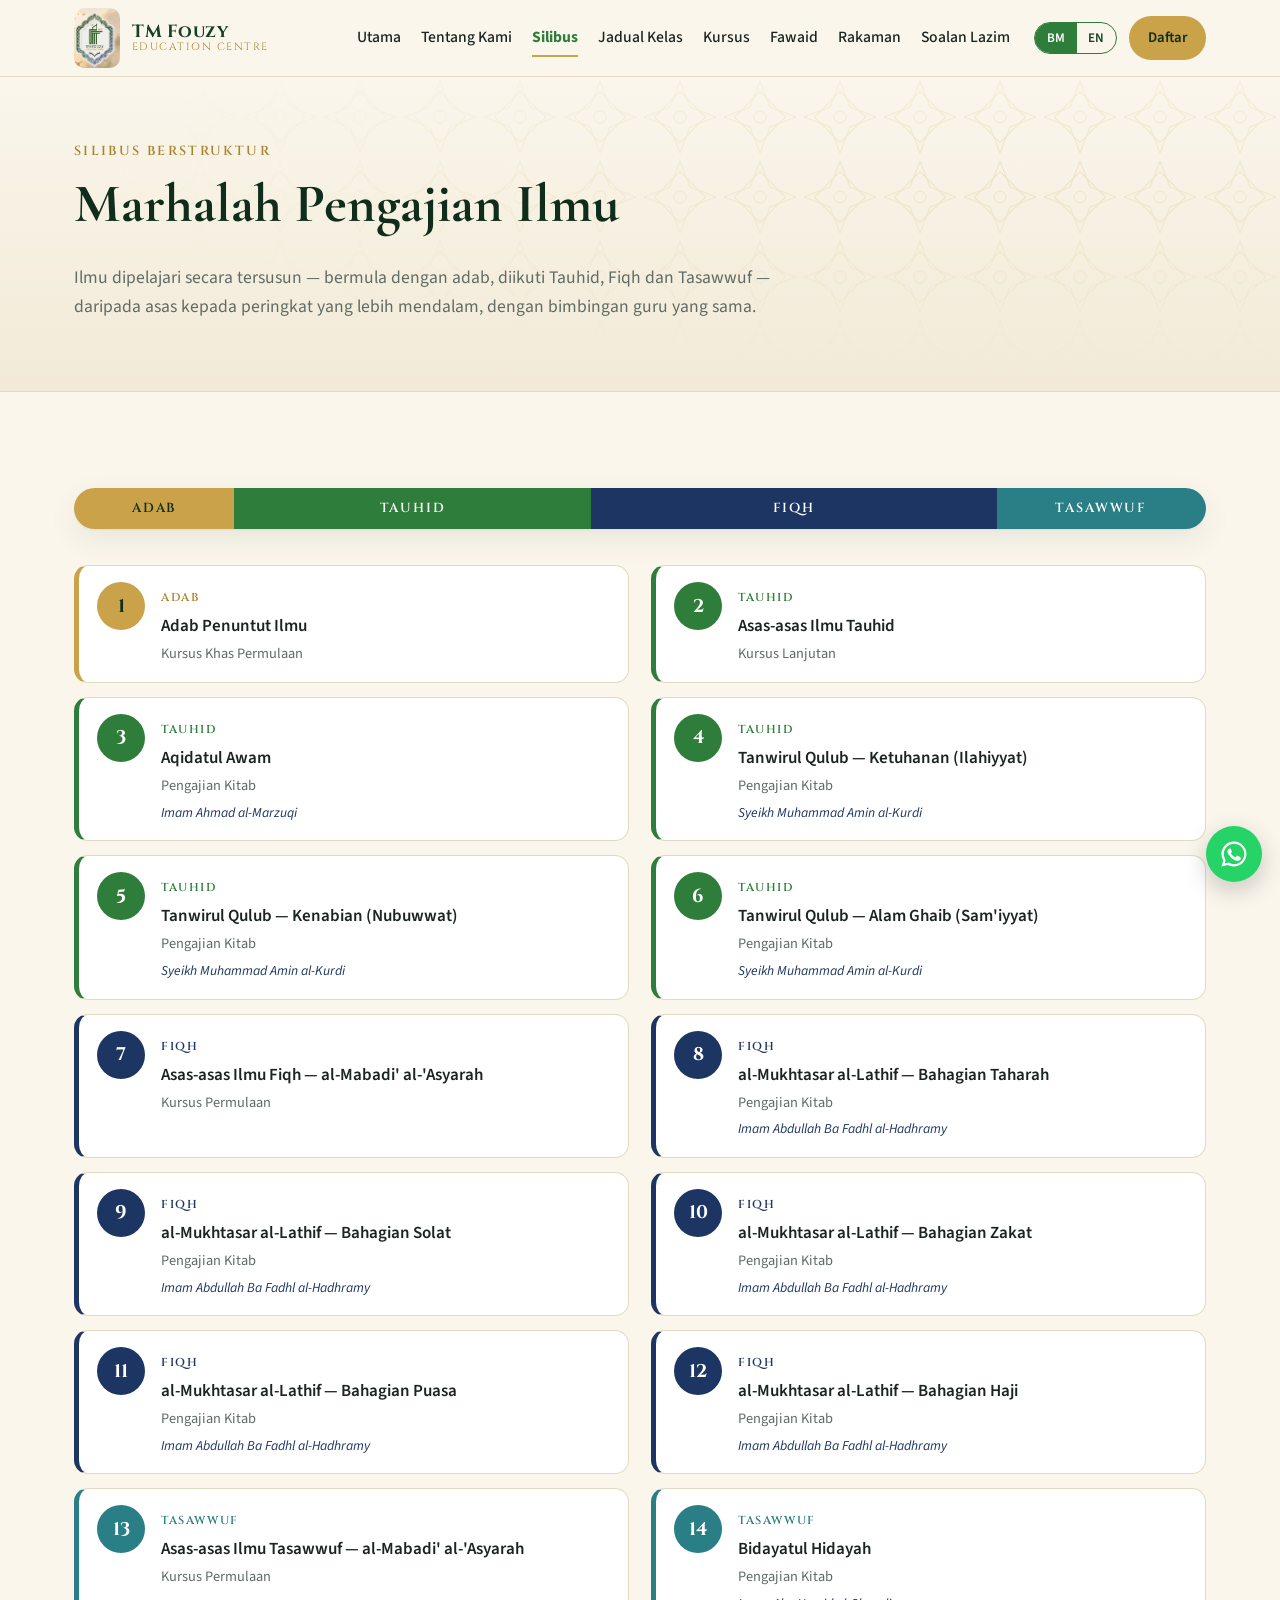
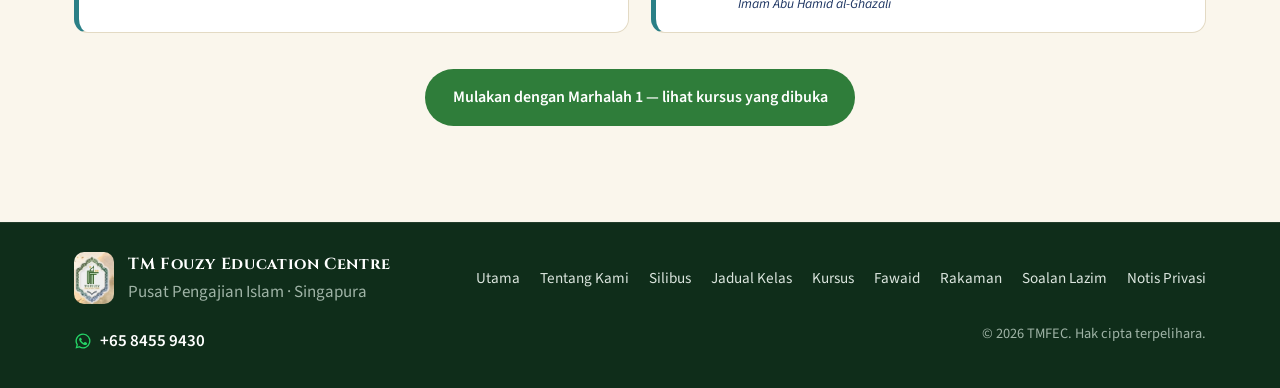
<file: syllabus.html>
<!doctype html>
<html lang="ms">
<head>
<meta charset="utf-8">
<meta name="viewport" content="width=device-width, initial-scale=1">
<title>Silibus | TM Fouzy Education Centre</title>
<meta name="description" content="14 marhalah pengajian ilmu TMFEC — Adab, Tauhid, Fiqh dan Tasawwuf.">
<meta property="og:type" content="website">
<meta property="og:site_name" content="TM Fouzy Education Centre">
<meta property="og:title" content="TM Fouzy Education Centre (TMFEC)">
<meta property="og:description" content="Pusat pengajian Islam di Singapura: kelas dan kursus berstruktur dalam Ilmu Tauhid, Fiqh dan Tasawwuf.">
<meta property="og:image" content="https://tmfec.github.io/assets/og.jpg">
<meta property="og:image:width" content="1200">
<meta property="og:image:height" content="630">
<meta property="og:url" content="https://tmfec.github.io/">
<meta name="twitter:card" content="summary_large_image">
<link rel="icon" href="assets/logo.jpg">
<link rel="preconnect" href="https://fonts.googleapis.com">
<link rel="preconnect" href="https://fonts.gstatic.com" crossorigin>
<link href="https://fonts.googleapis.com/css2?family=Amiri:wght@400;700&family=Cinzel:wght@500;600;700&family=Cormorant+Garamond:ital,wght@0,500;0,600;0,700;1,500&family=Source+Sans+3:wght@400;500;600;700&display=swap" rel="stylesheet">
<link rel="stylesheet" href="styles.css?v=20261024g">
<link rel="stylesheet" href="pages.css?v=20261024g">
</head>
<body data-page="syllabus">
<header class="site-header" id="siteHeader"></header>

<main>
<section class="page-hero">
  <div class="pattern" aria-hidden="true"></div>
  <div class="wrap">
    <p class="eyebrow" data-i18n="syllabus.eyebrow"></p>
    <h1 data-i18n="syllabus.title"></h1>
    <p class="sub" data-i18n="syllabus.sub"></p>
  </div>
</section>

<section class="section">
  <div class="wrap">
    <div class="track" aria-hidden="true">
      <span class="t-adab" data-i18n="subject.adab"></span>
      <span class="t-tauhid" data-i18n="subject.tauhid"></span>
      <span class="t-fiqh" data-i18n="subject.fiqh"></span>
      <span class="t-tasawwuf" data-i18n="subject.tasawwuf"></span>
    </div>
    <ol class="marhalah" id="marhalahList"></ol>
    <p class="center-link"><a href="courses.html" class="btn btn-primary" data-i18n="syllabus.cta"></a></p>
  </div>
</section>
</main>

<footer class="site-footer" id="siteFooter"></footer>
<script src="data.js?v=20261024g"></script>
<script src="i18n.js?v=20261024g"></script>
<script src="app.js?v=20261024g"></script>
</body>
</html>
</file>
<file: styles.css>
/* TM Fouzy Education Centre — palette taken from the logo:
   green (calligraphy), deep green (frame), navy (book & arabesque), gold (dots), cream (ground) */
:root {
  --green: #2f7d3a;
  --green-600: #24662f;
  --green-800: #163f24;
  --green-900: #0f2d1a;
  --navy: #1d3562;
  --navy-700: #142647;
  --gold: #c9a24a;
  --gold-600: #a9852f;
  --cream: #faf6ec;
  --cream-2: #f2ead7;
  --paper: #ffffff;
  --ink: #1b2420;
  --muted: #5f6b64;
  --line: #e3dac4;

  --c-adab: #c9a24a;
  --c-tauhid: #2f7d3a;
  --c-fiqh: #1d3562;
  --c-tasawwuf: #2a7f86;

  --radius: 16px;
  --shadow: 0 1px 2px rgba(15, 45, 26, .06), 0 10px 30px rgba(15, 45, 26, .08);
  --serif: "Cormorant Garamond", Georgia, serif;
  --caps: "Cinzel", "Cormorant Garamond", Georgia, serif;
  --sans: "Source Sans 3", system-ui, -apple-system, Segoe UI, sans-serif;
  --arabic: "Amiri", "Traditional Arabic", serif;
}

* { box-sizing: border-box; }
html { scroll-behavior: smooth; scroll-padding-top: 84px; }
body {
  margin: 0; background: var(--cream); color: var(--ink);
  font-family: var(--sans); font-size: 17px; line-height: 1.65;
  -webkit-font-smoothing: antialiased;
}
img { max-width: 100%; display: block; }
a { color: inherit; }
h1, h2, h3 { font-family: var(--serif); font-weight: 700; line-height: 1.15; margin: 0 0 .5em; color: var(--green-900); }
h2 { font-size: clamp(2rem, 4vw, 2.9rem); }
h3 { font-size: 1.5rem; }
p { margin: 0 0 1em; }
[lang="ar"] { font-family: var(--arabic); direction: rtl; }
.wrap { max-width: 1180px; margin: 0 auto; padding: 0 24px; }
.muted { color: var(--muted); }
.small { font-size: .9rem; }

/* ---------- buttons ---------- */
.btn {
  display: inline-flex; align-items: center; justify-content: center; gap: .5em;
  padding: .85em 1.6em; border-radius: 999px; font-weight: 600; font-size: 1rem;
  text-decoration: none; border: 2px solid transparent; cursor: pointer;
  transition: transform .15s ease, background .2s ease, color .2s ease, border-color .2s;
  font-family: var(--sans);
}
.btn:hover { transform: translateY(-1px); }
.btn-primary { background: var(--green); color: #fff; }
.btn-primary:hover { background: var(--green-600); }
.btn-gold { background: var(--gold); color: var(--green-900); }
.btn-gold:hover { background: #d6b25d; }
.btn-outline { border-color: var(--green); color: var(--green-800); background: transparent; }
.btn-outline:hover { background: var(--green); color: #fff; }
.btn-ghost { border-color: var(--line); color: var(--muted); background: #fff; cursor: default; }
.btn-ghost:hover { transform: none; }
.btn-sm { padding: .55em 1.15em; font-size: .92rem; }

.eyebrow {
  font-family: var(--caps); font-size: .82rem; letter-spacing: .18em; text-transform: uppercase;
  color: var(--gold-600); font-weight: 600; margin-bottom: .8em;
}
.eyebrow-gold { color: var(--gold); }

/* ---------- header ---------- */
.site-header {
  position: sticky; top: 0; z-index: 50;
  background: rgba(250, 246, 236, .92); backdrop-filter: blur(10px);
  border-bottom: 1px solid var(--line);
}
.header-inner { display: flex; align-items: center; gap: 24px; height: 76px; }
.brand { display: flex; align-items: center; gap: 12px; text-decoration: none; }
.brand-logo { width: 46px; height: 60px; object-fit: cover; border-radius: 10px; }
.brand-text { display: flex; flex-direction: column; line-height: 1.05; }
.brand-name { font-family: var(--caps); font-weight: 700; color: var(--green-800); font-size: 1.1rem; letter-spacing: .04em; margin: 0; }
.brand-sub { font-family: var(--caps); font-size: .66rem; letter-spacing: .14em; color: var(--gold-600); text-transform: uppercase; }
.main-nav { display: flex; gap: 26px; margin-left: auto; }
.main-nav a { text-decoration: none; font-weight: 500; color: var(--ink); font-size: .98rem; position: relative; padding: 4px 0; }
.main-nav a::after { content: ""; position: absolute; left: 0; right: 0; bottom: -2px; height: 2px; background: var(--gold); transform: scaleX(0); transition: transform .2s; }
.main-nav a:hover::after { transform: scaleX(1); }
.header-actions { display: flex; align-items: center; gap: 12px; }
.lang-toggle { display: inline-flex; border: 1.5px solid var(--green); border-radius: 999px; overflow: hidden; }
.lang-toggle button {
  border: 0; background: transparent; color: var(--green-800); font: 600 .82rem var(--sans);
  padding: .45em .85em; cursor: pointer; letter-spacing: .04em;
}
.lang-toggle button.active { background: var(--green); color: #fff; }
.menu-btn { display: none; background: none; border: 0; padding: 8px; cursor: pointer; }
.menu-btn span { display: block; width: 22px; height: 2px; background: var(--green-900); margin: 5px 0; border-radius: 2px; transition: .2s; }

/* ---------- patterns ---------- */
.pattern {
  position: absolute; inset: 0; pointer-events: none; opacity: .5;
  background-image: url("data:image/svg+xml,%3Csvg xmlns='http://www.w3.org/2000/svg' width='80' height='80' viewBox='0 0 80 80'%3E%3Cg fill='none' stroke='%23c9a24a' stroke-width='1' opacity='.45'%3E%3Cpath d='M40 4 L50 30 L76 40 L50 50 L40 76 L30 50 L4 40 L30 30 Z'/%3E%3Crect x='22' y='22' width='36' height='36' transform='rotate(45 40 40)'/%3E%3Ccircle cx='40' cy='40' r='6'/%3E%3C/g%3E%3C/svg%3E");
  background-size: 80px 80px;
  mask-image: radial-gradient(ellipse at 80% 30%, #000 0%, transparent 65%);
  -webkit-mask-image: radial-gradient(ellipse at 80% 30%, #000 0%, transparent 65%);
}
.pattern-light { opacity: .35; mask-image: radial-gradient(ellipse at 50% 0%, #000 0%, transparent 70%); -webkit-mask-image: radial-gradient(ellipse at 50% 0%, #000 0%, transparent 70%); }

/* ---------- hero ---------- */
.hero { position: relative; overflow: hidden; padding: 72px 0 56px; background: linear-gradient(180deg, var(--cream) 0%, var(--cream-2) 100%); }
.hero-inner { position: relative; display: grid; grid-template-columns: 1.25fr 1fr; gap: 48px; align-items: center; }
.bismillah { font-size: 1.7rem; color: var(--green-800); margin-bottom: .4em; text-align: left; direction: rtl; display: inline-block; }
.hero h1 { font-family: var(--caps); font-size: clamp(2.4rem, 6vw, 4.2rem); color: var(--green-800); letter-spacing: .01em; margin-bottom: .35em; }
.hero h1 span { display: block; font-family: var(--serif); font-style: italic; font-weight: 600; color: var(--navy); font-size: .62em; letter-spacing: 0; margin-top: .1em; }
.lead { font-size: 1.15rem; color: #34413a; max-width: 36em; }
.hero-cta { display: flex; flex-wrap: wrap; gap: 12px; margin: 28px 0 22px; }
.hero-motto { display: flex; align-items: center; gap: 10px; font-family: var(--serif); font-style: italic; font-size: 1.2rem; color: var(--navy); margin: 0; }
.hero-motto .dot { width: 8px; height: 8px; border-radius: 50%; background: var(--gold); box-shadow: 14px 0 0 var(--gold), 28px 0 0 var(--gold); margin-right: 30px; }

.hero-visual { display: flex; justify-content: center; }
.arch {
  position: relative; width: min(360px, 100%); aspect-ratio: 3 / 4;
  border-radius: 180px 180px 24px 24px;
  background: linear-gradient(160deg, #fff 0%, var(--cream) 100%);
  border: 2px solid var(--gold);
  box-shadow: var(--shadow), inset 0 0 0 10px #fff, inset 0 0 0 11px var(--line);
  display: flex; flex-direction: column; align-items: center; justify-content: center; gap: 28px; padding: 40px 28px;
}
.arch-logo { width: 62%; border-radius: 14px; mix-blend-mode: multiply; }
.arch-pillars { display: flex; gap: 8px; flex-wrap: wrap; justify-content: center; }
.chip { font: 600 .78rem var(--sans); letter-spacing: .08em; text-transform: uppercase; color: #fff; padding: .4em .9em; border-radius: 999px; }
.chip-tauhid { background: var(--c-tauhid); }
.chip-fiqh { background: var(--c-fiqh); }
.chip-tasawwuf { background: var(--c-tasawwuf); }

.next-bar {
  position: relative; margin-top: 48px; background: var(--green-900); color: #fff; border-radius: var(--radius);
  padding: 18px 24px; display: flex; flex-wrap: wrap; align-items: center; gap: 10px 24px; box-shadow: var(--shadow);
}
.next-bar .label { font-family: var(--caps); font-size: .78rem; letter-spacing: .16em; color: var(--gold); text-transform: uppercase; }
.next-bar .what { font-weight: 600; font-size: 1.05rem; }
.next-bar .where { color: #c9d6cd; }
.next-bar a { margin-left: auto; color: var(--gold); font-weight: 600; text-decoration: none; }

/* ---------- sections ---------- */
.section { position: relative; padding: 96px 0; overflow: hidden; }
.section-cream { background: var(--cream-2); }
.section-dark { background: var(--green-900); color: #e7efe9; }
.section-dark h2, .section-dark h3 { color: #fff; }
.section-head { max-width: 720px; margin-bottom: 44px; position: relative; }
.section-head.center { margin-left: auto; margin-right: auto; text-align: center; }
.sub { font-size: 1.1rem; color: var(--muted); }
.section-dark .sub { color: #b9c9be; }

/* about */
.about-grid { display: grid; grid-template-columns: 1.05fr 1fr; gap: 56px; align-items: center; }
.about-media img { border-radius: var(--radius); box-shadow: var(--shadow); aspect-ratio: 4 / 3; object-fit: cover; width: 100%; }
.caption { font-size: .88rem; color: var(--muted); margin-top: 10px; }
.teacher { display: flex; align-items: center; gap: 18px; margin-top: 28px; padding: 18px; background: #fff; border: 1px solid var(--line); border-radius: var(--radius); }
.teacher img { width: 84px; height: 84px; border-radius: 50%; object-fit: cover; object-position: top; border: 3px solid var(--gold); flex-shrink: 0; }
.teacher-label { font-family: var(--caps); font-size: .72rem; letter-spacing: .16em; color: var(--gold-600); text-transform: uppercase; margin: 0; }
.teacher-name { font-family: var(--serif); font-size: 1.45rem; font-weight: 700; color: var(--green-900); margin: 0; }
.teacher-desc { font-size: .92rem; color: var(--muted); margin: 0; }

/* pillars */
.pillars { position: relative; display: grid; grid-template-columns: repeat(3, 1fr); gap: 22px; }
.pillar {
  background: rgba(255,255,255,.05); border: 1px solid rgba(201,162,74,.35); border-radius: var(--radius);
  padding: 32px 28px; text-align: center; transition: transform .2s, background .2s;
}
.pillar:hover { transform: translateY(-4px); background: rgba(255,255,255,.08); }
.pillar-ar { font-size: 2.6rem; color: var(--gold); margin: 0 0 .1em; line-height: 1.4; }
.pillar p { color: #c9d6cd; margin: 0; }
.voyage { position: relative; display: grid; grid-template-columns: 1fr 1.1fr; gap: 44px; align-items: center; margin-top: 64px; }
.voyage img { border-radius: var(--radius); border: 1px solid rgba(201,162,74,.4); }
.voyage blockquote { margin: 0; }
.voyage-ar { font-size: 1.9rem; color: var(--gold); line-height: 1.9; text-align: right; margin-bottom: .6em; }
.voyage-tr { font-family: var(--serif); font-size: 1.45rem; font-style: italic; line-height: 1.5; color: #f3f6f2; }
.voyage cite { font-style: normal; color: var(--gold); font-size: .95rem; }

/* syllabus */
.track { display: flex; border-radius: 999px; overflow: hidden; margin-bottom: 36px; box-shadow: var(--shadow); }
.track span { flex: 1; text-align: center; color: #fff; font: 600 .82rem var(--caps); letter-spacing: .14em; text-transform: uppercase; padding: .9em .5em; }
.track .t-adab { background: var(--c-adab); color: var(--green-900); flex: .6; }
.track .t-tauhid { background: var(--c-tauhid); flex: 1.4; }
.track .t-fiqh { background: var(--c-fiqh); flex: 1.6; }
.track .t-tasawwuf { background: var(--c-tasawwuf); flex: .8; }
.marhalah { list-style: none; padding: 0; margin: 0; display: grid; grid-template-columns: repeat(2, 1fr); gap: 14px 22px; counter-reset: m; }
.marhalah li {
  display: grid; grid-template-columns: 48px 1fr; gap: 16px; align-items: start;
  background: #fff; border: 1px solid var(--line); border-left: 5px solid var(--sc); border-radius: 14px; padding: 16px 18px;
}
.marhalah .num {
  width: 48px; height: 48px; border-radius: 50%; display: grid; place-items: center;
  background: var(--sc); color: #fff; font: 700 1.15rem var(--caps);
}
.marhalah li[data-subject="adab"] .num { color: var(--green-900); }
.marhalah .subj { font: 600 .72rem var(--caps); letter-spacing: .14em; text-transform: uppercase; color: var(--sc); }
.marhalah li[data-subject="adab"] .subj { color: var(--gold-600); }
.marhalah .m-title { font-weight: 600; margin: 2px 0 2px; color: var(--ink); }
.marhalah .m-type { font-size: .9rem; color: var(--muted); margin: 0; }
.marhalah .m-author { font-size: .85rem; color: var(--navy); margin: 4px 0 0; font-style: italic; }

/* why */
.why-grid { display: grid; grid-template-columns: 1.1fr 1fr; gap: 48px; align-items: center; }
.why-item { display: grid; grid-template-columns: 52px 1fr; gap: 18px; padding: 20px 0; border-bottom: 1px solid var(--line); }
.why-item:last-child { border-bottom: 0; }
.why-icon { width: 52px; height: 52px; border-radius: 14px; background: var(--green); color: #fff; display: grid; place-items: center; }
.why-icon svg { width: 26px; height: 26px; }
.why-item h3 { font-size: 1.3rem; margin: 0 0 .2em; }
.why-item p { margin: 0; color: var(--muted); }
.why-media { margin: 0; }
.why-media img { border-radius: var(--radius); box-shadow: var(--shadow); }
.why-media figcaption { font-size: .9rem; color: var(--muted); margin-top: 10px; text-align: center; }

/* classes */
.week { display: grid; grid-template-columns: repeat(7, 1fr); gap: 8px; margin-bottom: 28px; }
.week button {
  border: 1.5px solid var(--line); background: #fff; border-radius: 12px; padding: 10px 4px; cursor: pointer;
  font: 600 .95rem var(--sans); color: var(--muted); position: relative; transition: .15s;
}
.week button.has { color: var(--green-900); border-color: var(--green); }
.week button.has::after { content: ""; position: absolute; left: 50%; bottom: 5px; width: 6px; height: 6px; margin-left: -3px; border-radius: 50%; background: var(--gold); }
.week button.active { background: var(--green); color: #fff; border-color: var(--green); }
.week button:disabled { opacity: .45; cursor: default; }
.week .today-tag { display: block; font-size: .68rem; font-weight: 500; letter-spacing: .06em; text-transform: uppercase; opacity: .8; }
.class-list { display: grid; gap: 18px; }
.class-card {
  display: grid; grid-template-columns: 170px 1fr auto; gap: 28px; align-items: center;
  background: #fff; border: 1px solid var(--line); border-radius: var(--radius); padding: 22px 26px; box-shadow: var(--shadow);
}
.class-when { border-right: 1px solid var(--line); padding-right: 22px; }
.class-day { font-family: var(--serif); font-size: 1.7rem; font-weight: 700; color: var(--green-900); line-height: 1.1; margin: 0; }
.class-time { color: var(--gold-600); font-weight: 600; margin: 4px 0 0; font-size: .95rem; }
.class-freq { font-size: .82rem; color: var(--muted); margin: 6px 0 0; }
.class-body h3 { font-size: 1.4rem; margin: 0 0 .15em; }
.class-body .kitab { color: var(--navy); font-style: italic; font-family: var(--serif); font-size: 1.15rem; margin: 0 0 .5em; }
.class-meta { display: flex; flex-wrap: wrap; gap: 6px 18px; font-size: .93rem; color: var(--muted); margin: 0; }
.class-meta span { display: inline-flex; align-items: center; gap: 6px; }
.class-meta svg { width: 16px; height: 16px; color: var(--green); flex-shrink: 0; }
.tag { display: inline-block; font: 600 .7rem var(--caps); letter-spacing: .12em; text-transform: uppercase; padding: .3em .75em; border-radius: 999px; color: #fff; background: var(--sc, var(--green)); margin-bottom: 8px; }
.empty { text-align: center; color: var(--muted); padding: 40px; background: #fff; border: 1px dashed var(--line); border-radius: var(--radius); }

/* courses */
.tabs { display: inline-flex; gap: 6px; padding: 6px; background: #fff; border: 1px solid var(--line); border-radius: 999px; margin-bottom: 28px; flex-wrap: wrap; }
.tabs button { border: 0; background: transparent; padding: .55em 1.2em; border-radius: 999px; font: 600 .95rem var(--sans); color: var(--muted); cursor: pointer; }
.tabs button.active { background: var(--green-900); color: #fff; }
.tabs .count { display: inline-block; min-width: 1.5em; margin-left: 6px; padding: 0 .4em; border-radius: 999px; background: var(--cream-2); color: var(--green-900); font-size: .8rem; }
.tabs button.active .count { background: var(--gold); }
.course-grid { display: grid; grid-template-columns: repeat(auto-fill, minmax(330px, 1fr)); gap: 24px; }
.course {
  display: flex; flex-direction: column; background: #fff; border: 1px solid var(--line); border-radius: var(--radius);
  overflow: hidden; box-shadow: var(--shadow);
}
.course-img { position: relative; aspect-ratio: 16 / 10; background: var(--cream-2); overflow: hidden; }
.course-img img { width: 100%; height: 100%; object-fit: cover; object-position: top; }
.course-img .status { position: absolute; top: 14px; left: 14px; }
.status { font: 700 .72rem var(--sans); letter-spacing: .08em; text-transform: uppercase; padding: .4em .8em; border-radius: 999px; background: #fff; color: var(--ink); }
.status.open { background: var(--gold); color: var(--green-900); }
.status.soon { background: var(--navy); color: #fff; }
.status.ongoing { background: var(--green); color: #fff; }
.status.done { background: #e9e6dd; color: #6b6458; }
.course-body { padding: 22px 24px 24px; display: flex; flex-direction: column; flex: 1; }
.course-body h3 { font-size: 1.45rem; margin: 0 0 .3em; }
.course-body .desc { color: var(--muted); font-size: .97rem; }
.facts { list-style: none; padding: 0; margin: 0 0 18px; display: grid; gap: 8px; font-size: .95rem; }
.facts li { display: grid; grid-template-columns: 20px 1fr; gap: 10px; }
.facts svg { width: 18px; height: 18px; color: var(--green); margin-top: 3px; }
.course-foot { margin-top: auto; display: flex; align-items: center; justify-content: space-between; gap: 12px; padding-top: 16px; border-top: 1px solid var(--line); }
.price { font-family: var(--serif); font-size: 2rem; font-weight: 700; color: var(--green-900); line-height: 1; }
.price small { display: block; font-family: var(--sans); font-size: .75rem; font-weight: 500; color: var(--muted); margin-top: 4px; }
.course.done-card { opacity: .82; }

/* contact */
.cta { text-align: center; }
.cta-inner { position: relative; max-width: 760px; }
.cta-ar { font-size: 2.2rem; color: var(--gold); margin-bottom: .3em; }
.social { display: flex; flex-wrap: wrap; justify-content: center; gap: 12px; margin-top: 28px; }
.social a {
  display: inline-flex; align-items: center; gap: 10px; padding: .8em 1.4em; border-radius: 999px;
  border: 1.5px solid rgba(201,162,74,.55); color: #fff; text-decoration: none; font-weight: 600; transition: .2s;
}
.social a:hover { background: var(--gold); color: var(--green-900); border-color: var(--gold); }
.social a.primary { background: var(--gold); color: var(--green-900); border-color: var(--gold); }
.social svg { width: 20px; height: 20px; }

/* footer */
.site-footer { background: var(--green-900); border-top: 1px solid rgba(255,255,255,.08); color: #b9c9be; padding: 28px 0; }
.footer-inner { display: flex; flex-wrap: wrap; align-items: center; justify-content: space-between; gap: 16px; }
.footer-brand { display: flex; align-items: center; gap: 14px; }
.footer-brand .brand-logo { width: 40px; height: 52px; }
.footer-brand .brand-name { color: #fff; font-size: 1rem; }
.footer-brand p { margin: 0; }
.site-footer .muted { color: #9fb3a6; }

/* ---------- responsive ---------- */
@media (max-width: 980px) {
  .main-nav {
    position: fixed; top: 76px; left: 0; right: 0; flex-direction: column; gap: 0; margin: 0;
    background: var(--cream); border-bottom: 1px solid var(--line); padding: 8px 24px 16px;
    transform: translateY(-120%); transition: transform .25s ease; z-index: -1;
  }
  .main-nav.open { transform: translateY(0); }
  .main-nav a { padding: 12px 0; border-bottom: 1px solid var(--line); }
  .main-nav a::after { display: none; }
  .header-actions { margin-left: auto; }
  .menu-btn { display: block; }
  .hero-inner, .about-grid, .voyage, .why-grid { grid-template-columns: 1fr; }
  .hero-visual { order: -1; }
  .arch { width: 240px; padding: 28px 20px; gap: 18px; }
  .pillars { grid-template-columns: 1fr; }
  .marhalah { grid-template-columns: 1fr; }
  .class-card { grid-template-columns: 1fr; gap: 14px; }
  .class-when { border-right: 0; border-bottom: 1px solid var(--line); padding: 0 0 12px; }
}
@media (max-width: 640px) {
  body { font-size: 16px; }
  .wrap { padding: 0 16px; }
  .section { padding: 68px 0; }
  .hero { padding: 40px 0 40px; }
  .hide-sm { display: none; }
  .brand-text { display: none; }
  .week { grid-template-columns: repeat(7, minmax(0, 1fr)); gap: 4px; }
  .week button { font-size: .8rem; padding: 8px 0; }
  .week .today-tag { font-size: .55rem; }
  .track span { font-size: .62rem; letter-spacing: .06em; padding: .8em .2em; }
  .course-grid { grid-template-columns: 1fr; }
  .next-bar a { margin-left: 0; }
  .voyage-tr { font-size: 1.25rem; }
}
</file>
<file: pages.css>
/* Multi-page additions: sub-page headers, home sections, timetable, registration form */
.main-nav a.current { color: var(--green); font-weight: 700; }
.main-nav a.current::after { transform: scaleX(1); }

/* home hero: Bismillah centred on its own line at the very top, on laptop and phone */
.hero-bismillah { position: relative; display: block; text-align: center; font-size: 2.1rem; line-height: 1.6; margin: 0 0 28px; }
@media (max-width: 640px) { .hero-bismillah { font-size: 1.7rem; margin-bottom: 18px; } }

/* home hero: logo arch on the left, text on the right (on phones the arch stays on top) */
@media (min-width: 981px) {
  .hero-inner { grid-template-columns: 1fr 1.25fr; }
  .hero-visual { order: -1; }
}

.page-hero { position: relative; overflow: hidden; padding: 64px 0 52px; background: linear-gradient(180deg, var(--cream) 0%, var(--cream-2) 100%); border-bottom: 1px solid var(--line); }
.page-hero .wrap { position: relative; }
.page-hero h1 { font-size: clamp(2.3rem, 5vw, 3.4rem); max-width: 18em; }
.page-hero .sub { max-width: 40em; }
.page-hero .next-bar { margin-top: 28px; }
.section-tight { padding-top: 56px; }

.section-head.split { max-width: none; display: flex; align-items: flex-end; justify-content: space-between; gap: 16px 32px; flex-wrap: wrap; }
.section-head.split > div { max-width: 640px; }
.section-head.split .sub { margin-bottom: 0; }
.more-link { color: var(--green); font-weight: 600; text-decoration: none; white-space: nowrap; border-bottom: 2px solid var(--gold); padding-bottom: 2px; }
.more-link:hover { color: var(--green-800); }
.more-link.light { color: var(--gold); border-color: rgba(201, 162, 74, .5); }
.center-link { text-align: center; margin: 36px 0 0; position: relative; }

a.pillar { text-decoration: none; color: inherit; display: block; }

/* start-here paths */
.paths { display: grid; grid-template-columns: repeat(3, 1fr); gap: 22px; }
.path { position: relative; display: flex; flex-direction: column; gap: 6px; text-decoration: none; color: inherit; background: #fff; border: 1px solid var(--line); border-radius: var(--radius); padding: 28px; box-shadow: var(--shadow); transition: transform .2s, border-color .2s; }
.path:hover { transform: translateY(-3px); border-color: var(--gold); }
.path h3 { margin: 10px 0 0; }
.path p { margin: 0; color: var(--muted); }
.path-num { font-family: var(--caps); font-size: 2.6rem; font-weight: 700; color: var(--gold); line-height: 1; }
.path-img { width: 56px; height: 56px; border-radius: 50%; object-fit: cover; object-position: top; border: 2px solid var(--gold); }

/* course art when there is no poster */
.course-art { position: absolute; inset: 0; display: grid; place-items: center; background: linear-gradient(150deg, var(--sc) 0%, var(--green-900) 100%); }
.course-art::before {
  content: ""; position: absolute; inset: 0; opacity: .35;
  background-image: url("data:image/svg+xml,%3Csvg xmlns='http://www.w3.org/2000/svg' width='80' height='80' viewBox='0 0 80 80'%3E%3Cg fill='none' stroke='%23ffffff' stroke-width='1' opacity='.45'%3E%3Cpath d='M40 4 L50 30 L76 40 L50 50 L40 76 L30 50 L4 40 L30 30 Z'/%3E%3Crect x='22' y='22' width='36' height='36' transform='rotate(45 40 40)'/%3E%3C/g%3E%3C/svg%3E");
  background-size: 80px 80px;
}
.course-art span { position: relative; font-size: 2.6rem; color: #fff; text-shadow: 0 2px 12px rgba(0, 0, 0, .25); }

/* ---------- timetable ---------- */
.tt {
  display: grid; grid-template-columns: 150px repeat(7, minmax(0, 1fr)); grid-template-rows: auto repeat(var(--rows), minmax(150px, auto));
  background: #fff; border: 1px solid var(--line); border-radius: var(--radius); overflow: hidden; box-shadow: var(--shadow);
}
.tt > div { border-right: 1px solid var(--line); border-bottom: 1px solid var(--line); }
.tt > div:nth-child(8n) { border-right: 0; }
.tt-corner { background: var(--green-900); }
.tt-day {
  background: var(--green-900); color: #fff; text-align: center; padding: 14px 6px;
  font-family: var(--caps); font-weight: 600; font-size: .85rem; letter-spacing: .08em; text-transform: uppercase;
}
.tt-day small, .ttm-name small { display: block; font-family: var(--sans); font-size: .66rem; letter-spacing: .1em; color: var(--gold); margin-top: 2px; }
.tt-day.today { background: var(--green); }
.tt-slot { display: flex; flex-direction: column; justify-content: center; gap: 6px; padding: 14px 16px; background: var(--cream); font-weight: 600; color: var(--green-900); font-size: .95rem; }
.tt-slot svg { width: 20px; height: 20px; color: var(--gold-600); }
.tt-cell { padding: 8px; background: #fff; }
.tt-cell.today { background: #f4f8f1; }
.tt-cell.empty { background-image: repeating-linear-gradient(135deg, transparent 0 10px, rgba(227, 218, 196, .35) 10px 11px); }
.tt-class {
  display: flex; flex-direction: column; gap: 4px; height: 100%; padding: 12px; border-radius: 12px; text-decoration: none; color: var(--ink);
  background: color-mix(in srgb, var(--sc) 10%, #fff); border-left: 4px solid var(--sc); transition: transform .15s, box-shadow .15s;
}
.tt-class:hover { transform: translateY(-2px); box-shadow: 0 6px 18px rgba(15, 45, 26, .12); }
.tt-subj { font: 700 .66rem var(--caps); letter-spacing: .12em; text-transform: uppercase; color: var(--sc); }
.tt-title { font-family: var(--serif); font-weight: 700; font-size: 1.12rem; line-height: 1.15; color: var(--green-900); }
.tt-venue { display: flex; gap: 4px; align-items: flex-start; font-size: .82rem; color: var(--muted); line-height: 1.3; }
.tt-venue svg { width: 13px; height: 13px; flex-shrink: 0; margin-top: 2px; color: var(--sc); }
.tt-note { font-size: .74rem; color: var(--navy); font-style: italic; line-height: 1.3; }
.tt-next { margin-top: auto; font-size: .74rem; font-weight: 600; color: var(--gold-600); }
.tt-mobile { display: none; }
.tt-legend { display: flex; gap: 18px; flex-wrap: wrap; margin-top: 14px; font-size: .88rem; color: var(--muted); }
.tt-legend span { display: inline-flex; align-items: center; gap: 6px; }
.tt-legend i { width: 12px; height: 12px; border-radius: 3px; display: inline-block; }

/* ---------- registration dialog ---------- */
.reg-dialog {
  width: min(620px, calc(100% - 24px)); max-height: calc(100dvh - 24px); padding: 0; border: 0; border-radius: 20px;
  background: var(--cream); color: var(--ink); box-shadow: 0 30px 80px rgba(0, 0, 0, .35);
}
.reg-dialog::backdrop { background: rgba(15, 45, 26, .55); backdrop-filter: blur(3px); }
.reg-form { padding: 28px 30px 30px; display: grid; gap: 14px; }
.reg-head { display: flex; justify-content: space-between; align-items: flex-start; gap: 16px; border-bottom: 1px solid var(--line); padding-bottom: 12px; }
.reg-head h2 { font-size: 2rem; margin: 0; }
.reg-head .eyebrow { margin-bottom: .2em; }
.reg-close { background: #fff; border: 1px solid var(--line); width: 38px; height: 38px; border-radius: 50%; font-size: 1.4rem; line-height: 1; cursor: pointer; color: var(--muted); flex-shrink: 0; }
.field { display: grid; gap: 6px; margin: 0; border: 0; padding: 0; min-width: 0; }
.field > span, .field > legend { font-weight: 600; font-size: .92rem; color: var(--green-900); padding: 0; margin-bottom: 6px; }
.field input, .field select, .field textarea {
  width: 100%; font: inherit; font-size: 1rem; padding: .7em .9em; border: 1.5px solid var(--line); border-radius: 10px; background: #fff; color: var(--ink);
}
.field input:focus, .field select:focus, .field textarea:focus { outline: none; border-color: var(--green); box-shadow: 0 0 0 3px rgba(47, 125, 58, .15); }
.field-row { display: grid; grid-template-columns: 1fr 1fr; gap: 14px; }
.pills { display: flex; gap: 8px; flex-wrap: wrap; }
.pills label { position: relative; }
.pills input { position: absolute; opacity: 0; }
.pills span { display: inline-block; padding: .5em 1.1em; border: 1.5px solid var(--line); border-radius: 999px; background: #fff; cursor: pointer; font-weight: 500; }
.pills input:checked + span { background: var(--green); border-color: var(--green); color: #fff; }
.pills input:focus-visible + span { box-shadow: 0 0 0 3px rgba(47, 125, 58, .25); }
.consent { display: flex; gap: 10px; align-items: flex-start; font-size: .9rem; color: var(--muted); }
.consent input { margin-top: 4px; width: 18px; height: 18px; accent-color: var(--green); flex-shrink: 0; }
.form-error { margin: 0; padding: .7em 1em; border-radius: 10px; background: #fbe9e6; color: #8a2a1c; font-size: .93rem; }
.reg-submit { width: 100%; margin-top: 4px; }
.reg-submit:disabled { opacity: .7; cursor: wait; }
.reg-done { text-align: center; padding: 20px 6px; }
.reg-tick { width: 64px; height: 64px; border-radius: 50%; background: var(--green); color: #fff; display: grid; place-items: center; margin: 0 auto 16px; }
.reg-tick svg { width: 32px; height: 32px; }
.reg-tick.pending { background: var(--gold); color: var(--green-900); font-size: 2.2rem; font-weight: 700; line-height: 1; }
.reg-tick.fail { background: #b3261e; font-size: 2.4rem; line-height: 1; font-weight: 700; }
.reg-form[hidden] { display: none; }
.reg-fail { padding: 30px 26px; }
.reg-fail h2 { color: #8a2a1c; }
.fail-tips { text-align: left; margin: 14px auto 0; max-width: 440px; padding-left: 20px; color: var(--muted); font-size: .93rem; }
.fail-tips li { margin-bottom: 6px; }

.status.free { background: var(--green); color: #fff; }

/* PayNow step */
.pay { background: #fff; border: 1.5px solid var(--gold); border-radius: 14px; padding: 16px 18px; display: grid; gap: 12px; }
.pay-title { margin: 0; font-family: var(--caps); font-size: .8rem; letter-spacing: .14em; text-transform: uppercase; color: var(--gold-600); font-weight: 700; }
.pay-grid { display: flex; gap: 18px; align-items: center; flex-wrap: wrap; }
.pay-qr { width: 170px; height: 170px; object-fit: contain; border: 1px solid var(--line); border-radius: 10px; background: #fff; padding: 4px; }
.pay-qr svg { width: 100%; height: 100%; display: block; }
.pay-qr-wrap { display: grid; gap: 6px; max-width: 220px; }
.pay-qr-wrap p { margin: 0; font-size: .78rem; line-height: 1.4; }
.pay-info { margin: 0; display: grid; grid-template-columns: auto 1fr; gap: 4px 14px; font-size: .93rem; }
.pay-info dt { color: var(--muted); }
.pay-info dd { margin: 0; }
.pay-amount { font-family: var(--serif); font-size: 1.6rem; font-weight: 700; color: var(--green-900); line-height: 1; }
.pay-ref { font-family: ui-monospace, Consolas, monospace; background: var(--cream); padding: 2px 8px; border-radius: 6px; letter-spacing: .04em; }
.upload { position: relative; display: flex; align-items: center; gap: 12px; flex-wrap: wrap; }
.upload input { position: absolute; opacity: 0; width: 1px; height: 1px; }
.upload-btn { display: inline-flex; align-items: center; gap: 8px; padding: .6em 1.1em; border-radius: 999px; border: 1.5px dashed var(--green); color: var(--green-800); font-weight: 600; cursor: pointer; }
.upload-btn svg { width: 16px; height: 16px; }
.upload input:focus-visible + .upload-btn { box-shadow: 0 0 0 3px rgba(47, 125, 58, .25); }
.upload-name { font-size: .88rem; color: var(--muted); word-break: break-all; }
.pay-note { margin: 0; }
.pay-reminder { background: #fff4d6; border-left: 4px solid var(--gold); padding: 10px 14px; border-radius: 8px; text-align: left; }
.wa-join { margin: 18px auto 0; padding: 16px 18px; background: #e8f8ee; border: 1.5px solid #25d366; border-radius: 14px; max-width: 440px; }
.wa-join p { margin: 0 0 12px; color: var(--green-900); font-weight: 600; }
.btn-wa { background: #25d366; color: #fff; }
.btn-wa:hover { background: #1fb457; }
.btn-wa svg { width: 20px; height: 20px; }
.reg-done-actions { display: flex; gap: 10px; justify-content: center; flex-wrap: wrap; margin-top: 18px; }
.reg-done-actions svg { width: 18px; height: 18px; }

/* footer nav */
.footer-nav { display: flex; flex-wrap: wrap; gap: 6px 20px; }
.footer-nav a { color: #dbe5de; text-decoration: none; font-size: .95rem; }
.footer-nav a:hover { color: var(--gold); }

@media (max-width: 980px) {
  .tt { display: none; }
  .tt-mobile { display: grid; gap: 14px; }
  .ttm-day { display: grid; grid-template-columns: 96px 1fr; background: #fff; border: 1px solid var(--line); border-radius: var(--radius); overflow: hidden; box-shadow: var(--shadow); }
  .ttm-name { margin: 0; background: var(--green-900); color: #fff; font-family: var(--caps); font-weight: 600; letter-spacing: .06em; font-size: .9rem; padding: 16px 12px; text-transform: uppercase; }
  .ttm-day.today .ttm-name { background: var(--green); }
  .ttm-list { display: grid; gap: 10px; padding: 12px; }
  .ttm-time { display: block; font-size: .8rem; font-weight: 600; color: var(--gold-600); margin-bottom: 4px; }
  .ttm-item .tt-class { height: auto; } /* cards stack under their time label instead of filling the slot */
  .ttm-item + .ttm-item { margin-top: 6px; }
  .paths { grid-template-columns: 1fr; }
}
@media (max-width: 640px) {
  .page-hero { padding: 40px 0 36px; }
  .field-row { grid-template-columns: 1fr; }
  .reg-form { padding: 22px 18px 24px; }
  .ttm-day { grid-template-columns: 1fr; }
  .ttm-name { padding: 10px 14px; }
}

/* ---------- more pages: nav, contact, fawaid, recordings, FAQ, privacy, gallery ---------- */
.main-nav { gap: 20px; }
@media (max-width: 1150px) and (min-width: 981px) {
  .main-nav {
    position: fixed; top: 76px; left: 0; right: 0; flex-direction: column; gap: 0; margin: 0;
    background: var(--cream); border-bottom: 1px solid var(--line); padding: 8px 24px 16px;
    transform: translateY(-120%); transition: transform .25s ease; z-index: -1;
  }
  .main-nav.open { transform: translateY(0); }
  .main-nav a { padding: 12px 0; border-bottom: 1px solid var(--line); }
  .main-nav a::after { display: none; }
  .header-actions { margin-left: auto; }
  .menu-btn { display: block; }
}

.wa-fab {
  position: fixed; right: 18px; bottom: 18px; z-index: 40; display: inline-flex; align-items: center; gap: 8px;
  background: #25d366; color: #fff; text-decoration: none; font-weight: 600; padding: 12px 18px 12px 14px;
  border-radius: 999px; box-shadow: 0 8px 24px rgba(0, 0, 0, .2); transition: transform .15s;
}
.wa-fab:hover { transform: translateY(-2px); }
.wa-fab svg { width: 24px; height: 24px; }
@media (max-width: 640px) { .wa-fab span { display: none; } .wa-fab { padding: 14px; } }
.footer-contact { display: inline-flex; align-items: center; gap: 8px; color: #fff; text-decoration: none; font-weight: 600; }
.footer-contact svg { width: 18px; height: 18px; color: #25d366; }

.pay-safety { margin: 0; font-size: .85rem; line-height: 1.45; background: #fff4d6; border-radius: 10px; padding: 10px 12px; color: #6b4e00; }
.consent a { color: var(--green); font-weight: 600; }

.wrap.narrow { max-width: 820px; }

.fawaid-list { display: grid; gap: 28px; }
.fawaid { display: grid; grid-template-columns: 340px 1fr; gap: 28px; background: #fff; border: 1px solid var(--line); border-radius: var(--radius); padding: 20px; box-shadow: var(--shadow); }
.fawaid-cover { position: relative; border: 0; padding: 0; background: none; cursor: zoom-in; border-radius: 12px; overflow: hidden; aspect-ratio: 1; }
.fawaid-cover img { width: 100%; height: 100%; object-fit: cover; transition: transform .3s; }
.fawaid-cover:hover img { transform: scale(1.03); }
.fawaid-count { position: absolute; right: 10px; bottom: 10px; background: rgba(15, 45, 26, .85); color: #fff; font-size: .8rem; font-weight: 600; padding: 4px 10px; border-radius: 999px; }
.fawaid-body h3 { margin: 4px 0 4px; }
.fawaid-src { color: var(--gold-600); font-size: .9rem; font-weight: 600; margin-bottom: .8em; }
.fawaid-thumbs { display: flex; gap: 8px; flex-wrap: wrap; margin-top: 14px; }
.fawaid-thumbs button { border: 1px solid var(--line); padding: 0; border-radius: 8px; overflow: hidden; width: 70px; height: 70px; cursor: zoom-in; background: #fff; }
.fawaid-thumbs img { width: 100%; height: 100%; object-fit: cover; }
@media (max-width: 760px) { .fawaid { grid-template-columns: 1fr; } }

.rec-list { display: grid; gap: 16px; }
.rec { display: grid; grid-template-columns: 56px 1fr auto; gap: 18px; align-items: center; background: #fff; border: 1px solid var(--line); border-left: 5px solid var(--sc); border-radius: var(--radius); padding: 18px 22px; box-shadow: var(--shadow); }
.rec-icon { width: 56px; height: 56px; border-radius: 14px; background: color-mix(in srgb, var(--sc) 12%, #fff); color: var(--sc); display: grid; place-items: center; }
.rec-icon svg { width: 28px; height: 28px; }
.rec h3 { margin: 2px 0; }
.rec p { margin: 0; }
.rec .btn svg { width: 18px; height: 18px; }
#recChannel { margin: 18px 0 0; }
#recChannel .btn svg { width: 20px; height: 20px; }
@media (max-width: 640px) { .rec { grid-template-columns: 48px 1fr; } .rec .btn { grid-column: 1 / -1; } .rec-icon { width: 48px; height: 48px; } }

.faq-list { display: grid; gap: 12px; }
.faq { background: #fff; border: 1px solid var(--line); border-radius: 14px; padding: 0 20px; box-shadow: var(--shadow); }
.faq summary { cursor: pointer; list-style: none; padding: 18px 28px 18px 0; font-weight: 600; color: var(--green-900); position: relative; font-size: 1.05rem; }
.faq summary::-webkit-details-marker { display: none; }
.faq summary::after { content: "+"; position: absolute; right: 0; top: 50%; transform: translateY(-50%); font-size: 1.5rem; color: var(--gold-600); font-weight: 400; }
.faq[open] summary::after { content: "–"; }
.faq-a { padding: 0 0 18px; color: #34413a; }
.faq-a p { margin: 0 0 8px; }

.prose h2 { font-size: 1.6rem; margin: 1.4em 0 .4em; }
.prose p { color: #34413a; }

.gallery { display: grid; grid-template-columns: repeat(auto-fill, minmax(280px, 1fr)); gap: 20px; }
.gallery-item { margin: 0; }
.gallery-item button { border: 0; padding: 0; background: none; cursor: zoom-in; border-radius: var(--radius); overflow: hidden; width: 100%; aspect-ratio: 4 / 3; box-shadow: var(--shadow); }
.gallery-item img { width: 100%; height: 100%; object-fit: cover; }
.gallery-item figcaption { font-size: .9rem; color: var(--muted); margin-top: 8px; }
.testi-list { display: grid; grid-template-columns: repeat(auto-fill, minmax(300px, 1fr)); gap: 20px; }
.testi { margin: 0; background: #fff; border: 1px solid var(--line); border-radius: var(--radius); padding: 22px; font-family: var(--serif); font-size: 1.2rem; font-style: italic; }
.testi cite { display: block; margin-top: 10px; font-family: var(--sans); font-style: normal; font-size: .9rem; color: var(--gold-600); font-weight: 600; }

.lightbox { width: 100vw; height: 100dvh; max-width: none; max-height: none; margin: 0; padding: 0; border: 0; background: rgba(10, 20, 14, .92); }
.lightbox::backdrop { background: rgba(10, 20, 14, .92); }
.lightbox[open] { display: grid; place-items: center; }
.lightbox img { max-width: 94vw; max-height: 86dvh; object-fit: contain; border-radius: 8px; }
.lb-close { position: fixed; top: 14px; right: 18px; background: none; border: 0; color: #fff; font-size: 2.4rem; cursor: pointer; line-height: 1; }
.lb-nav { position: fixed; top: 50%; transform: translateY(-50%); background: rgba(255, 255, 255, .15); border: 0; color: #fff; font-size: 2.4rem; width: 52px; height: 52px; border-radius: 50%; cursor: pointer; }
.lb-prev { left: 14px; } .lb-next { right: 14px; }
.lb-count { position: fixed; bottom: 14px; left: 0; right: 0; text-align: center; color: #fff; margin: 0; font-size: .9rem; }

.class-actions { display: flex; flex-direction: column; gap: 8px; align-items: stretch; }
.btn-ghost-link { background: #fff; border-color: var(--line); color: #b3261e; }
.btn-ghost-link:hover { border-color: #b3261e; }
.btn-ghost-link svg { width: 18px; height: 18px; }
@media (max-width: 980px) { .class-actions { flex-direction: row; flex-wrap: wrap; } }

/* WhatsApp contact: small round logo only (label kept for screen readers) */
.wa-fab { width: 56px; height: 56px; padding: 0; justify-content: center; gap: 0; }
.wa-fab span { position: absolute; width: 1px; height: 1px; overflow: hidden; clip: rect(0 0 0 0); white-space: nowrap; }
.wa-fab svg { width: 30px; height: 30px; }
@media (max-width: 640px) { .wa-fab { width: 52px; height: 52px; padding: 0; } }
</file>
